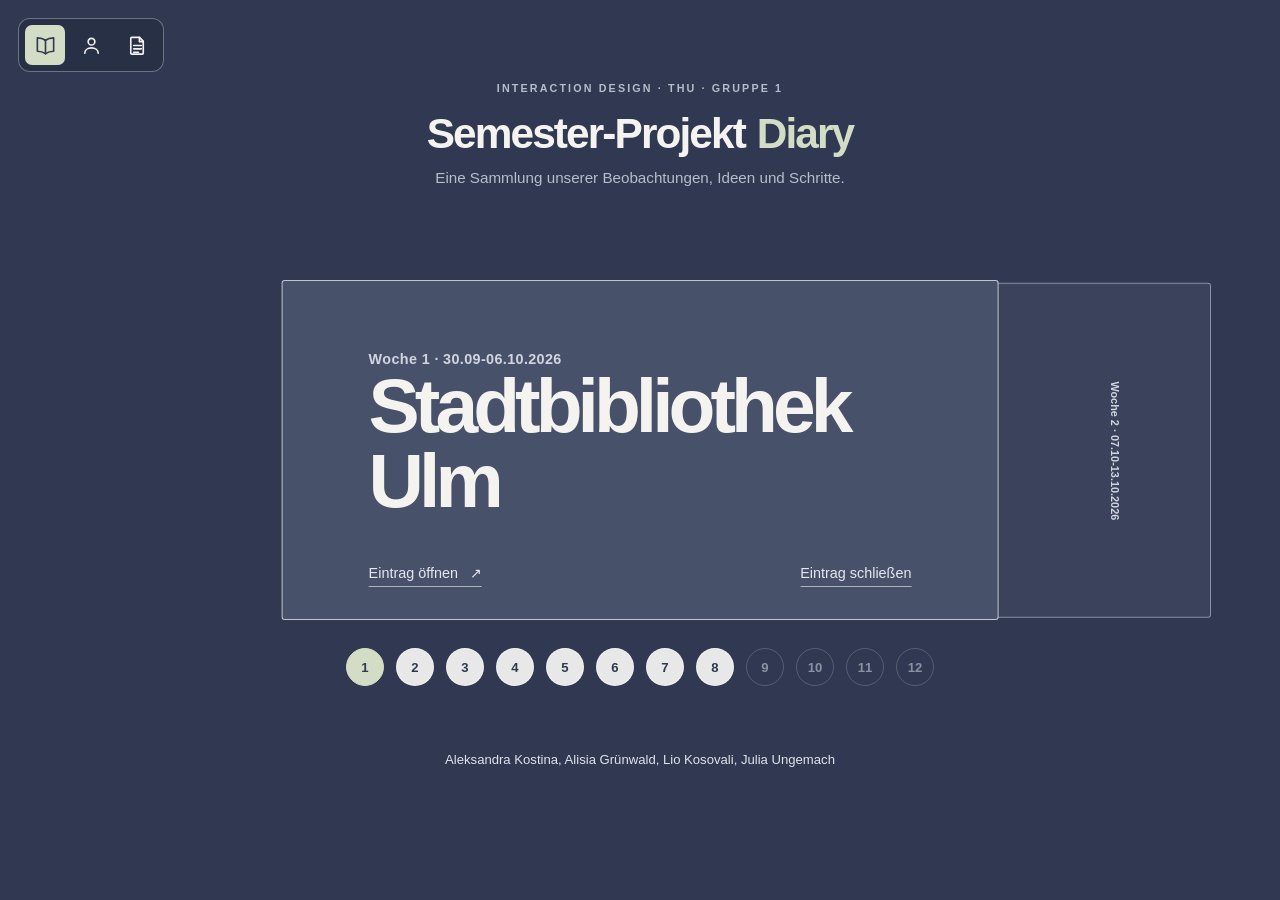
<file: index.html>
<!DOCTYPE html>
<html>
<head>
   <meta charset="UTF-8">
   <meta name="viewport" content="width=device-width, initial-scale=1">
   <meta name="theme-color" content="#303951">
   <title>Semester-Projekt Diary</title>
   <link rel="stylesheet" href="id-style.css">
</head>
<body>
<nav class="site-navigation" aria-label="Hauptnavigation">
    <a class="site-nav-link" href="index.html" aria-label="Diary – Startseite" title="Diary" aria-current="page">
        <svg viewBox="0 0 24 24" aria-hidden="true">
            <path d="M12 6.5C9.5 4.7 6.8 4 3.5 4v14c3.3 0 6 .7 8.5 2.5"></path>
            <path d="M12 6.5C14.5 4.7 17.2 4 20.5 4v14c-3.3 0-6 .7-8.5 2.5"></path>
            <path d="M12 6.5v14"></path>
        </svg>
    </a>
    <a class="site-nav-link" href="interviews.html" aria-label="Interviews" title="Interviews">
        <svg viewBox="0 0 24 24" aria-hidden="true">
            <circle cx="12" cy="8" r="3.5"></circle>
            <path d="M5 20c0-3.4 3.1-5.5 7-5.5s7 2.1 7 5.5"></path>
        </svg>
    </a>
    <a class="site-nav-link" href="ai-log.html" aria-label="AI-Log" title="AI-Log">
        <svg viewBox="0 0 24 24" aria-hidden="true">
            <path d="M6 3.5h8l4 4V20a1 1 0 0 1-1 1H6a1 1 0 0 1-1-1V4.5a1 1 0 0 1 1-1Z"></path>
            <path d="M14 3.5V8h4M8 12h8M8 15.5h8M8 19h5"></path>
        </svg>
    </a>
</nav>
<header class="page-header">
    <p class="page-kicker">INTERACTION DESIGN · THU · GRUPPE 1</p>
    <h1>Semester-Projekt <span>Diary</span></h1>
    <p class="page-intro">Eine Sammlung unserer Beobachtungen, Ideen und Schritte.</p>
</header>

<main class="diary-app">
    <section class="book-stage" aria-label="Wocheneinträge durchblättern">
        <button class="week-card side-card previous-card" id="previous-card" type="button" aria-label="Vorheriger Wocheneintrag">
            <span class="side-card-week"></span>
        </button>
        <div class="week-card main-card">
            <div class="card-heading">
                <span class="card-week" id="active-week"></span>
                <span class="card-title">Stadtbibliothek<br>Ulm</span>
            </div>
            <div class="card-controls">
                <button class="card-action" id="open-entry" type="button" aria-controls="entry-reader">
                    Eintrag öffnen <span aria-hidden="true">↗</span>
                </button>
                <button class="card-action close-entry-button" id="close-entry" type="button" aria-controls="entry-reader">
                    Eintrag schließen
                </button>
            </div>
        </div>
        <button class="week-card side-card next-card" id="next-card" type="button" aria-label="Nächster Wocheneintrag">
            <span class="side-card-week"></span>
        </button>
    </section>

    <nav class="week-navigation" aria-label="Wocheneinträge">
        <button class="round-button" type="button" data-week="0" aria-label="Woche 1">1</button>
        <button class="round-button" type="button" data-week="1" aria-label="Woche 2">2</button>
        <button class="round-button" type="button" data-week="2" aria-label="Woche 3">3</button>
        <button class="round-button" type="button" data-week="3" aria-label="Woche 4">4</button>
        <button class="round-button" type="button" data-week="4" aria-label="Woche 5">5</button>
        <button class="round-button" type="button" data-week="5" aria-label="Woche 6">6</button>
        <button class="round-button" type="button" data-week="6" aria-label="Woche 7">7</button>
        <button class="round-button" type="button" data-week="7" aria-label="Woche 8">8</button>
        <button class="round-button" type="button" data-week="8" aria-label="Woche 9, Eintrag folgt">9</button>
        <button class="round-button" type="button" data-week="9" aria-label="Woche 10, Eintrag folgt">10</button>
        <button class="round-button" type="button" data-week="10" aria-label="Woche 11, Eintrag folgt">11</button>
        <button class="round-button" type="button" data-week="11" aria-label="Woche 12, Eintrag folgt">12</button>
    </nav>

    <section class="entry-reader" id="entry-reader" aria-live="polite" hidden>
        <div class="reader-heading">
            <p class="page-kicker">SEMESTER-PROJEKT DIARY</p>
            <h2 id="reader-title"></h2>
        </div>
        <div class="reader-content" id="reader-content"></div>
    </section>
</main>

<!-- Diese Einträge werden von JavaScript in der Leseransicht angezeigt. -->
<div class="grid" hidden>
<div class="entry">
<p class="date">30.09-06.10.2026</p>

<p>Zunächst sammelten wir Vorschläge und kamen schließlich auf fünf Orte: Studenten-Café, Blautopf, Hohler Felsen, Stadtbibliothek Ulm und Botanischer Garten. Durch eine Abstimmung entschieden wir uns für die Stadtbibliothek als unseren Standort.</p>
<p class="title">Allgemeine Infos zu unserer Location</p>
   <ul>
      <li>Eine zentrale öffentliche Bildungseinrichtung der Stadt Ulm</li>
      <li>Sie wurde 1516 gegründet und ist eine der ältesten öffentlichen Bibliotheken Deutschlands</li>
      <li>Moderner, öffentlich zugänglicher Ort für Bildung, Kultur, Information und Begegnung</li>
      <li>Sie befindet sich zentral in der Vestgasse der Ulmer Innenstadt</li>
   </ul>
   
   <p>Beim Durchgehen der Skripte haben sich außerdem folgende Fragen für uns wichtig ergeben:</p>
<ul>
    <li>Wer hat dieses Problem, und was passiert dabei?</li>
    <li>Was können wir für dieses Problem entwickeln?</li>
    <li>Welche Elemente existieren in diesem System und wie stehen sie zueinander in Beziehung?</li>
    <li>Wie ist alles angeordnet?</li>
    <li>Wie sieht es eigentlich aus und wie fühlt es sich an?</li>
</ul>

<p>Anschließend begannen wir mit der Arbeit am Projektbriefing. Dabei kamen verschiedene Ideen auf:</p>

<p class="title">Dinge über die man lernen kann</p>
<ul>
    <li>Das Gebäude, bzw. die Architektur</li>
    <li>Informationssysteme</li>
    <li>Buchgestaltung</li>
    <li>Lernraum/Feeling</li>
    <li>Buchhistorie</li>
    <li>Veranstaltungen</li>
    <li>Erklärungen / Tips & Tricks / Tutorials (bswp. der 3D Drucker, die Nähmaschine, Ausleihbare Gegenstände wie: VR Brille, Kameras, etc.)</li>
</ul>


<p class="title">Unsere Zielgruppen:</p>
<ul>
    <li>Ältere Erwachsene im Ruhestand</li>
    <li>Studenten</li>
    <li>Schüler</li>
    <li>Familien, darunter Eltern und Kinder</li>
    <li>DIY Macher</li>
</ul> 

<p class="title">Was wollen wir entwickeln?</p>
<ul>
    <li>Ein Ort, um den Überblick über Bücher und deren Rückgabetermine zu behalten sowie weitere Notizen zu erfassen – etwa, wie die Person das Buch fand, ob sie es erneut ausleihen würde usw.</li>
    <li>Eine Möglichkeit, einzusehen, welche Geräte und Werkstätten zu bestimmten Zeiten verfügbar sind, sowie die Möglichkeit, Reservierungen oder Termine zu vereinbaren. (Hinweis: Möglicherweise ist eine Kontoerstellung oder eine Art Verifizierung erforderlich. = Problematisch!)</li>
    <li>Lernwebsite für DIY-Stationen (entweder spielbasiert oder informationsbasiert)</li>
</ul>

<p class="title">Welche allgemeinen Probleme sind uns bei der Stadtbibliothek Ulm aufgefallen?</p>
<ul>
    <li>Nicht über die Verfügbarkeit von Büchern, Spielen, Filmen usw. Bescheid wissen.</li>
    <li>Du kannst dich nicht daran erinnern, wann du deine Bücher zurückgeben musst, oder du hast den Beleg verloren.</li>
    <li>Schwierigkeiten bei der Nutzung der DIY-Stationen aufgrund mangelndes Wissens</li>
    <li>Nicht zu wissen, wann die DIY-Stationen verfügbar sind</li>
</ul>

Was gibt es bereits?
Die Stadtbibliothek verfügt bereits über eine Website, auf der man Veranstaltungen einsehen sowie die Verfügbarkeit von Büchern und deren Rückgabetermine überprüfen kann. Um den Katalog zu nutzen, benötigt man jedoch eine Internetverbindung und muss seine Zugangsdaten kennen.-

<p class="title">Es gibt 7 Stockwerke mit verschiedenen Bereichen und Themen:</p>
<p>5. Cafe Lesbar, Zeitungen und Zeitschriften
<br><br>
4. Verwaltung
<br><br>
3. Servicetheke, Musikbibliothek, Filme, Theater/Tanz/Film, Kunst, Philosophie, Religion, Pädagogik, Psychologie, Sozialpolitik, Soziologie, Sport/Spiel/Basteln
<br><br>
2. Medizin, Demenz, Naturwissenschaften, Biologie, Mathe, Technik, EDV, Erdkunnde, Reiseführer, Sprache, Politik, Geschichte, Ulm, Volkskunde, BWL, Wirtschaft, Recht, Haus-/Landwirtschaft: Handarbeit, Kochen, Garten
<br><br>
1. Kinderbibliothek, Romane, Hörbücher, Literaturwissenschaft
<br><br>
EG. Servicetheke, Bestseller, Neue Sachbücher, Bibliothek der Dinge, Brettspiele, Gaming, Jugendbibliothek, Makerspace
<br><br>
UG. Veranstaltungen & Workshops, Bücherflohmarkt, (Barrierefreies) WC, Babywickelraum</p>


<p class="title">Beobachtungen</p>

   
<p>Wir trafen uns während der Öffnungszeiten in der Stadtbibliothek, um zu beobachten, welche Personen das Gebäude betreten und zu welchen Zeiten:</p>
<p>Dienstag, 06.10.2026:
<br>10:07–10:30: Viele ältere Menschen, Universitätsstudenten, und Mütter mit deren Kindern.-
<br>10:30-13:00: Studenten, ältere Menschen ---
<br>Aktivitäten: Bücher zurückbringen, Videospiele spielen, Lernen oder Arbeiten.
<br>Hinweis: Die Anzahl der Personen ging nach dem morgendlichen Andrang zurück.</p> 

   
<p>Das Erdgeschoss ist ein Gemeinschaftsbereich mit Konferenztisch, zwei Konsolen, einem „Küchenbereich“ sowie einem Kreativbereich namens Makerspace mit frei nutzbaren Geräten für Näharbeiten, 3D-Druck usw.
<br>Im Kinderbereich des ersten Stockes gibt es kleinere Regale, bei denen das Holz rot statt grün gestrichen ist. Außerdem gibt es dort viele Dekorationen, wie zum Beispiel von der Decke hängende Papierfische und von den Kindern gebastelte Dinge.  --
</p>

<p class="title">Farben:</p>
<p>Die dominierenden Farben der Bibliothek sind Grün und Grau, ergänzt durch kräftige rote Akzente (Treppe, Tür, Sitzsäcke). Im Kinderbereich ist zudem Dunkelblau als stark präsente Farbe vertreten. --
</p>

<p>Wir sind auch die weiteren im Skript aufgeführten Fragen durchgegangen:</p>

<p class="title">Attention and the Wandering Mind</p>
<p>Wir beobachteten unser Verhalten, bevor wir zum Handy griffen. Uns fiel auf, dass wir oft auf etwas warteten – sei es auf den Bus, den Zug oder eine Person – und das Handy nutzten, um uns die Zeit zu vertreiben. Zudem bemerkten wir, dass wir auch mitten in Gesprächen – ob persönlich oder am Telefon – zum Handy griffen, um entweder auf die Uhr zu schauen oder eine Nachricht zu lesen (sei es von unserem Gesprächspartner oder von jemand anderem).</p>

<p class="title">Designing Around Attention</p> 
<p>Wir haben die Apps durchgesehen, die wir täglich nutzen, und jede Funktion ausprobiert, um festzustellen, wo Aufwand auf uns verlagert wurde. Dabei fiel uns auf, dass viele Apps so gestaltet sind, dass sie uns möglichst wenig Arbeit machen; daher war es gar nicht so einfach, ein passendes Beispiel zu finden. Schließlich entschieden wir uns für eine Funktion der Musik-App Tidal: Wenn man einen Song zur eigenen Playlist hinzufügen möchte, muss man die Playlist selbst auswählen. Beim ersten Song, den man in einer solchen „Sitzung“ hinzufügt, ist das logisch – doch auch bei allen weiteren Songs muss die Playlist jedes Mal erneut ausgewählt werden. Der Grund dafür könnte sein, dass man sich so die Mühe erspart, einen Song aus der falschen Playlist zu löschen und ihn anschließend der richtigen hinzuzufügen, falls man eigentlich eine andere Playlist wählen wollte.</p>

</div>

<div class="entry">
<p class="date">07.10-13.10.2026</p>

<p>Nach dem erhaltenen Feedback, dass wir die Aufgabe falsch verstanden haben, nahmen wir uns vor unser Thema nochmal zu bearbeiten.
Für unser Thema haben wir die Frage “Die Bibliothek nicht nur als Ort für wissen, sondern auch als ein Ort für Gemeinschaft?” genommen. Die Ausgangsidee ist es also, die Stadtbibliothek nicht nur als einen Ort zum Lernen, Lesen oder Ausleihen von Medien zu betrachten, sondern auch als einen sogenannten Third Space.
Wir möchten herausfinden, wie die Bibliothek Menschen unterschiedlicher Altersgruppen und Communities zusammenbringen kann und welche Möglichkeit sie bietet, Gemeinschaften zu fördern.. Dabei steht im Mittelpunkt die Vielfalt der Bibliothek sichtbar zu machen und sie als einen Ort zu verstehen, an dem man sich auch ohne einen konkreten Lern- oder Arbeitsauftrag gerne aufhält.
Um mehr rauszufinden sind wir am Freitag(09.10) um 17:00 nochmal in die Stadtbibliothek gegangen. Wir blieben dort für 1.5 Stunden.</p>
<p>Unsere Beobachtungen waren folgende:</p>
<ul>
    <li>Es gab bereits viele Menschen vor der Bibliothek, die trotz des schlechten Wetters auf dem Kinderspielplatz waren.</li>
    <li>Sehr viele Fahrräder wurden vor der Bibliothek abgestellt, was daraufhindeutet, dass viele dieses als präferiertes Transportmittel wahrnehmen.</li>
    <li>Schüler/Studenten waren entweder alleine oder in kleinen Gruppen, auf den höheren Etagen (besonders auf der 2. und 3. Etage) verteilt. Dort gab es fast keine freien Tische.</li>
    <li>Viele jüngere Kinder (4-7 Jahre) mit Eltern im ersten Stock</li>
    <li>Die Konsolen waren ebenfalls alle belegt, da viele Jugendliche den Ort nutzen.</li>
    <li>Gegen schluss sind eher ältere Personen zu sehen</li>
    <li>Der Makerspace war besetzt</li>
    <li>“Konferenztisch” war leer</li>
    <li> Es war viel lauter als am Morgen</li>
    <li>Viele nutzen die Bibliothekscomputer</li>
</ul>

<p>Nach der Beobachtung der Bibliothek haben wir ein Interview mit vorerst zwei Personen, die unserer Zielgruppe angehören, durchgeführt. Folgende Fragen wurden gestellt:</p>

<ul>
    <li>Wie oft besuchen sie normalerweise die Bibliothek?</li>
    <li>Wie oft bleiben sie dort?</li>
    <li>Gibt es etwas Besonderes an der Bibliothek, das sie interessiert oder worüber sie gern mehr erfahren würden?</li>
    <li>Haben sie interesse an den verschiedenen Sachen der Bibliothek?</li>
    <li>Wissen sie über die verschiedenen Angebote und Aktivitäten der Bibliothek bescheid? Wenn ja, wo haben sie davon erfahren?</li>
    <li>Was hält sie davon ab, in der Bibliothek verschiedene Bereiche bzw. Aktivitäten auszuprobieren?</li>
    <li>Könnten sie sich vorstellen die Bibliothek auch für andere Sachen zu nutzen? Warum oder Warum nicht?</li>
    <li>Gibt es noch etwas, das sie sich von der Bibliothek wünschen würden?</li>
</ul>
<p>Ein Interview mit einer der Mitarbeiter haben wir aus zeitlichen Gründen noch nicht durchführen können, werden wir uns aber noch vornehmen.</p>

   <p class="title">Fertigstellung der restlichen Aufgaben"</p>
   <p>Abstraction and Grouping</p>
<img src="myFolder/Abstraction and Grouping.png">
    <p>Contrast, Convention and Metaphor</p>
<img src="myFolder/Contrast, Convention and Metaphor.png">
    <p>How Memory Works</p>
<img src="myFolder/How Memory Works.png">
    <p>Mental Models and Learnability</p>
 <img src="myFolder/Mental Models and Learnability.png">
   <p>Prediction and Surprise</p>
 <img src="myFolder/Prediction and Surprise.png">
</div>

<div class="entry">
<p class="date">14.10-20.10.2026</p>

<p>Diese Woche sind wir am Samstag in die Bibliothek gegangen um weitere Beobachtungen zu sammeln.</p>
<p>Unsere Beobachtungen waren folgende:</p>
<ul>
    <li>95% von Sitzplätzen besetzt </li>
    <li>Keine Kinder</li>
    <li>Ältere Menschen fast nur im Cafe auf fünften Stock</li>
    <li>Sehr viele Studenten </li>
    <li>Sehr leise Atmosphäre</li>
    <li>Gegen schluss sind eher ältere Personen zu sehen</li>
    <li>Der Makerspace war besetzt</li>
    <li>“Konferenztisch” war leer, aber der kleinere Gruppentisch war voll besetzt</li>
    <li>Nur drei Personen an den Konsolen</li>
</ul>

<p>Wir haben mehr an unseren Interview Fragen gearbeitet und mit ein wenig research über andere Bibliotheken angefangen.
Auf Interview Anfrage mit einem Mitarbeiter der Bibliothek haben wir noch keine Antwort bekommen.</p>
</div>

   <div class="entry">
<p class="date">21.10-27.10.2026</p>

<p>Wir haben eine Zusage für ein Interview mit einer Mitarbeiterin der Bibliothek für den 04.11. bekommen. Um uns auf diesen Termin vorzubereiten, mussten wir erneut unsere Interviewfragen umformulieren bzw. umstrukturieren. Unser Grund dafür war, dass es sich nun nicht mehr um unsere eigentliche Zielgruppe handelt, sondern um eine Gesprächsperson, durch die wir einen näheren Blick in die Bibliothek bekommen. Unser Ziel ist es hierbei dem Interview kein Umfrage-Feeling zu geben, sondern es als eine tatsächlichen Unterhaltung aufzubauen.</p>
<p>Vorbereitend dazu, analysieren wir "professionelle" Interviews und lassen uns aus diesen inspirieren. 

<p>Zudem haben wir verschiedene Websiten und Apps anderer Bibliotheken miteinander verglichen und dabei herausgearbeitet, was die Websiten "besonders" bzw. lesbar oder ganz im Gegenteil weniger lesbar, macht.</p>
<p>Weitere Interviews der Zielgruppe sind bereits teilweise geführt und oder werden weitherhin geplant.</p>

<p>Außerderm fingen wir an an den Aufgaben des Skriptes "People and Situations" zu arbeiten. Diese wurden nicht ganz abgeschlossen und werden bis zum nächsten Termin fertiggestellt.</p>
<p class="title">Fertigstellung "People in Situations"</p>
<ul>
Context Map
      <p> Ausgangssituation: Studentin in Ulm. Sie besucht regelmäßig die Stadtbibliothek um zu lernen. Sie würde sich jedoch gerne an dem Makerspace beteiligen und Menschen mit denselben Interessen finden. Sie interessiert sich für das Nähen und würde gerne neue handwerkliche Fähigkeiten erlernen. Eine eigene Nähmaschine kann sie sich finanziell jedoch nicht leisten. </p>
   <li>Umgebung</li>
   <p> Lernplätze, Gaming-Bereich, Makerspace, Nähmaschine und Werkzeuge, Aufenthalsbereich </p>

      <li>Soziales Umfeld</li>
   <p> Freunde, Andere Studierende, Bestehende Communities, Bibliotheksmitarbeiter </p>

         <li>Bedürfnisse</li>
   <p> Nähen lernen, Neue Fähigkeiten entwickeln, Menschen mit Gemeinsame Interessen, Kostenloser Aufenthaltsort, Kreativ sein </p>

            <li>Hindernisse</li>
   <p> Hemmshwelle, Keine eigene Nähmaschine, Unsicherheit bei der Bedienung, Fehlende Kontaktmöglichkeit, Fehlende Erfahrung </p>

               <li>Verhalten</li>
   <p> Alleine lernen, Sucht möglicherweise Näh-Tutorials online, Informiert sich über kostenlose Angebote, Verschiebt den Wunsch, Nähen zu lernen </p>

                  <li>Emotionen</li>
   <p> Neugier auf Makerspace, Motivation etwas Neues zu lernen, Wunsch nach Unterstützung, Hoffnung Menschen mit denselben Interessen zu finden </p>
</ul>
      <img src="myFolder/Journey Map.png" height="400" widht="800">
   </div>

   
   <div class="entry">
<p class="date">28.10-03.11.2026</p>

<p>Jede Person hat ein bis zu zwei Interviews geführt, ausgeschrieben und ausgewertet. Ein letztes fehlt jedoch noch, aus dem Grund, dass der Termin mit der Mitarbeiterin erst an dem 04.11.26, das heißt Morgen zu Zeites des Unterrichtes stattfindet. Dieses wird demnächst zu unseren Ergebnissen hinzugefügt. </p>

<p>Folgend haben wir uns ebenfalls auf die restlichen aufgelisteten Aufgaben der Woche fokusiert. </p>
      
<p class="title">Defining Problems and Solutions:</p>
<ul>
    <li>From Could to Should</li>
<img src="myFolder/From could to should.png">
   
    <li>Problems as Capabilities</li>
<img src="myFolder/Problems as Capabilities.png">
    <li>Producing options: How might we</li>
<img src="myFolder/producing options-how might we.png">
    <li>Features in moments</li>
<img src="myFolder/Features in Moments.png">
    <li>Two Axes</li>
<img src="myFolder/two axes.png">
</ul>
<p class="title">Models, States and Errors:</p>
<img src="myFolder/Models, States and Errors.png">


<p class="title">Wanting and Motivation:</p>
<img src="myFolder/Wanting and Motivation.png">

   <p class="title">Reward, Belonging and Autonomy:</p>
<ul>
   <li>Ich lerne japanisch in meiner Freizeit. </li>
   <li>Ich lerne es regelmäßig seit 3 Semestern.</li>
   <li>Was mich motiviert es weiter zu lernen ist die Möglichkeit Medien in japanisch zu konsumieren und mit anderen Menschen zu kommunizieren</li>
</ul>
<p>Reward:
<br>Selbstverwirklichung: 
Das erwerben von einem neuen Skill, mehr über eine andere Kultur erfahren.
<br>Sozial: Möglichkeit in andere Länder zu reisen, mit anderen Menschen kommunizieren. 
<br>Eigenverantwortung/eigene Entscheidung: 
Wie viel Zeit ich mit den lernen und wiederholen verbringe ist meine eigene Verantwortung und ob ich weiter mache ist auch meine eigene Entscheidung.
</p>
</div>
<div class="entry">
    <p class="date">04.11-10.11.2026</p>
    <p class="title">Woche 6</p>
    <p>Um uns auf die Studienleistung vorzubereiten überarbeiteten wir nochmal das gesamte Diary, sowie unsere Präsentation.  </p>
   <p>Außerdem ist es uns gelungen, dass Interview mit der Bibliothekarin, beziehungsweise genauer beschrieben der Öffentlichkeitsarbeiterin der Stadtbibliothek Ulm aufzunehmen und auszuwerten.</p>
</div>
   <div class="entry">
    <p class="date">11.11-17.11.2026</p>
    <p class="title">Woche 7</p>
    <p>Wir überarbeiteten die Aufgaben ,,Objects with Data, actions and contexts". Dabei erweiterten wir zu unserer bereits existierenden Object map die einzelnen Bereiche: Data, Actions und Context.</p>
    <p>Es fiel uns ein wenig schwer zu verstehen, wie wir die Unteraufgabe "Contexts and how to move between them" zu bearbeiten haben. Wir haben alle Contexte rausgeschrieben, diese geordnet und diese in ihre Einzelteile zerlegt.</p>
    <p>Als Resultat entstand dadurch unsere Navigationmap.</p>
   </div>

   <div class="entry">
    <p class="date">18.11-24.11.2026</p>
    <p class="title">Woche 8</p>
    <p>Diese Woche haben wir uns hauptsächlich darauf fokussiert vertraute Personen zu befragen, was sie von unseren Ergebnissen letzter Woche halten. Wir führten also den "20-Minütigen-Test" aus den Aufgaben "From Objects to Interfaces" durch und beantworten folgende Fragen: </p>
       <li>What do you think is behind this word?</li>
       <li>Where would you go to do this particular task?</li>
       <li>What would you expect to happen if you tapped this?</li>
      <img src="myFolder/From Objects to Interfaces P1.png">
      <img src="myFolder/From Objects to Interfaces P2.png">
      <img src="myFolder/From Objects to Interfaces P3.png">
</div>
</div>

<script>
    const sourceEntries = document.querySelectorAll(".grid .entry");
    const previousCard = document.querySelector("#previous-card");
    const nextCard = document.querySelector("#next-card");
    const openEntry = document.querySelector("#open-entry");
    const closeEntry = document.querySelector("#close-entry");
    const activeWeekLabel = document.querySelector("#active-week");
    const reader = document.querySelector("#entry-reader");
    const readerTitle = document.querySelector("#reader-title");
    const readerContent = document.querySelector("#reader-content");
    const weekButtons = Array.from(document.querySelectorAll(".round-button"));
    let activeWeek = 0;

    // Buttons ohne passenden Tagebucheintrag bleiben deaktiviert.
    weekButtons.forEach((button) => {
        const weekIndex = Number(button.dataset.week);
        const hasEntry = weekIndex < sourceEntries.length;
        button.disabled = !hasEntry;

        if (hasEntry) {
            button.setAttribute("aria-label", `Woche ${weekIndex + 1}`);
            button.removeAttribute("title");
            button.classList.remove("is-upcoming");
        } else {
            button.disabled = true;
            button.title = "Eintrag folgt";
            button.classList.add("is-upcoming");
        }
    });

    function weekLabel(index) {
        const date = sourceEntries[index].querySelector(".date").textContent.trim();
        return `Woche ${index + 1} · ${date}`;
    }

    function updateCard(button, index) {
        const entryExists = index >= 0 && index < sourceEntries.length;
        button.hidden = !entryExists;
        button.disabled = !entryExists;

        if (entryExists) {
            button.querySelector(".side-card-week").textContent = weekLabel(index);
            button.setAttribute("aria-label", `${weekLabel(index)} anzeigen`);
        }
    }

    function showWeek(index) {
        // Die Karten und die Navigation verwenden Wochenzahlen ab 0.
        activeWeek = Math.max(0, Math.min(index, sourceEntries.length - 1));
        reader.hidden = true;
        readerContent.textContent = "";
        updateCard(previousCard, activeWeek - 1);
        updateCard(nextCard, activeWeek + 1);
        activeWeekLabel.textContent = weekLabel(activeWeek);

        weekButtons.forEach((button) => {
            const isActive = Number(button.dataset.week) === activeWeek;
            button.classList.toggle("is-active", isActive);
            button.setAttribute("aria-pressed", String(isActive));
        });

        if (!reader.hidden) {
            renderEntry();
        }
    }

    function renderEntry() {
        const entry = sourceEntries[activeWeek];
        readerTitle.textContent = weekLabel(activeWeek);
        // innerHTML erhält Formatierungen, Listen und Bilder aus dem Eintrag.
        readerContent.innerHTML = entry.innerHTML;
        reader.hidden = false;
        reader.scrollIntoView({ behavior: "smooth", block: "start" });
    }

    previousCard.addEventListener("click", () => showWeek(activeWeek - 1));
    nextCard.addEventListener("click", () => showWeek(activeWeek + 1));
    openEntry.addEventListener("click", renderEntry);
    closeEntry.addEventListener("click", () => {
        reader.hidden = true;
        readerContent.textContent = "";
    });

    weekButtons.forEach((button) => {
        button.addEventListener("click", () => showWeek(Number(button.dataset.week)));
    });

    showWeek(activeWeek);
</script>
<footer class="team-members">Aleksandra Kostina, Alisia Grünwald, Lio Kosovali, Julia Ungemach</footer>
</body>
</html>
</file>
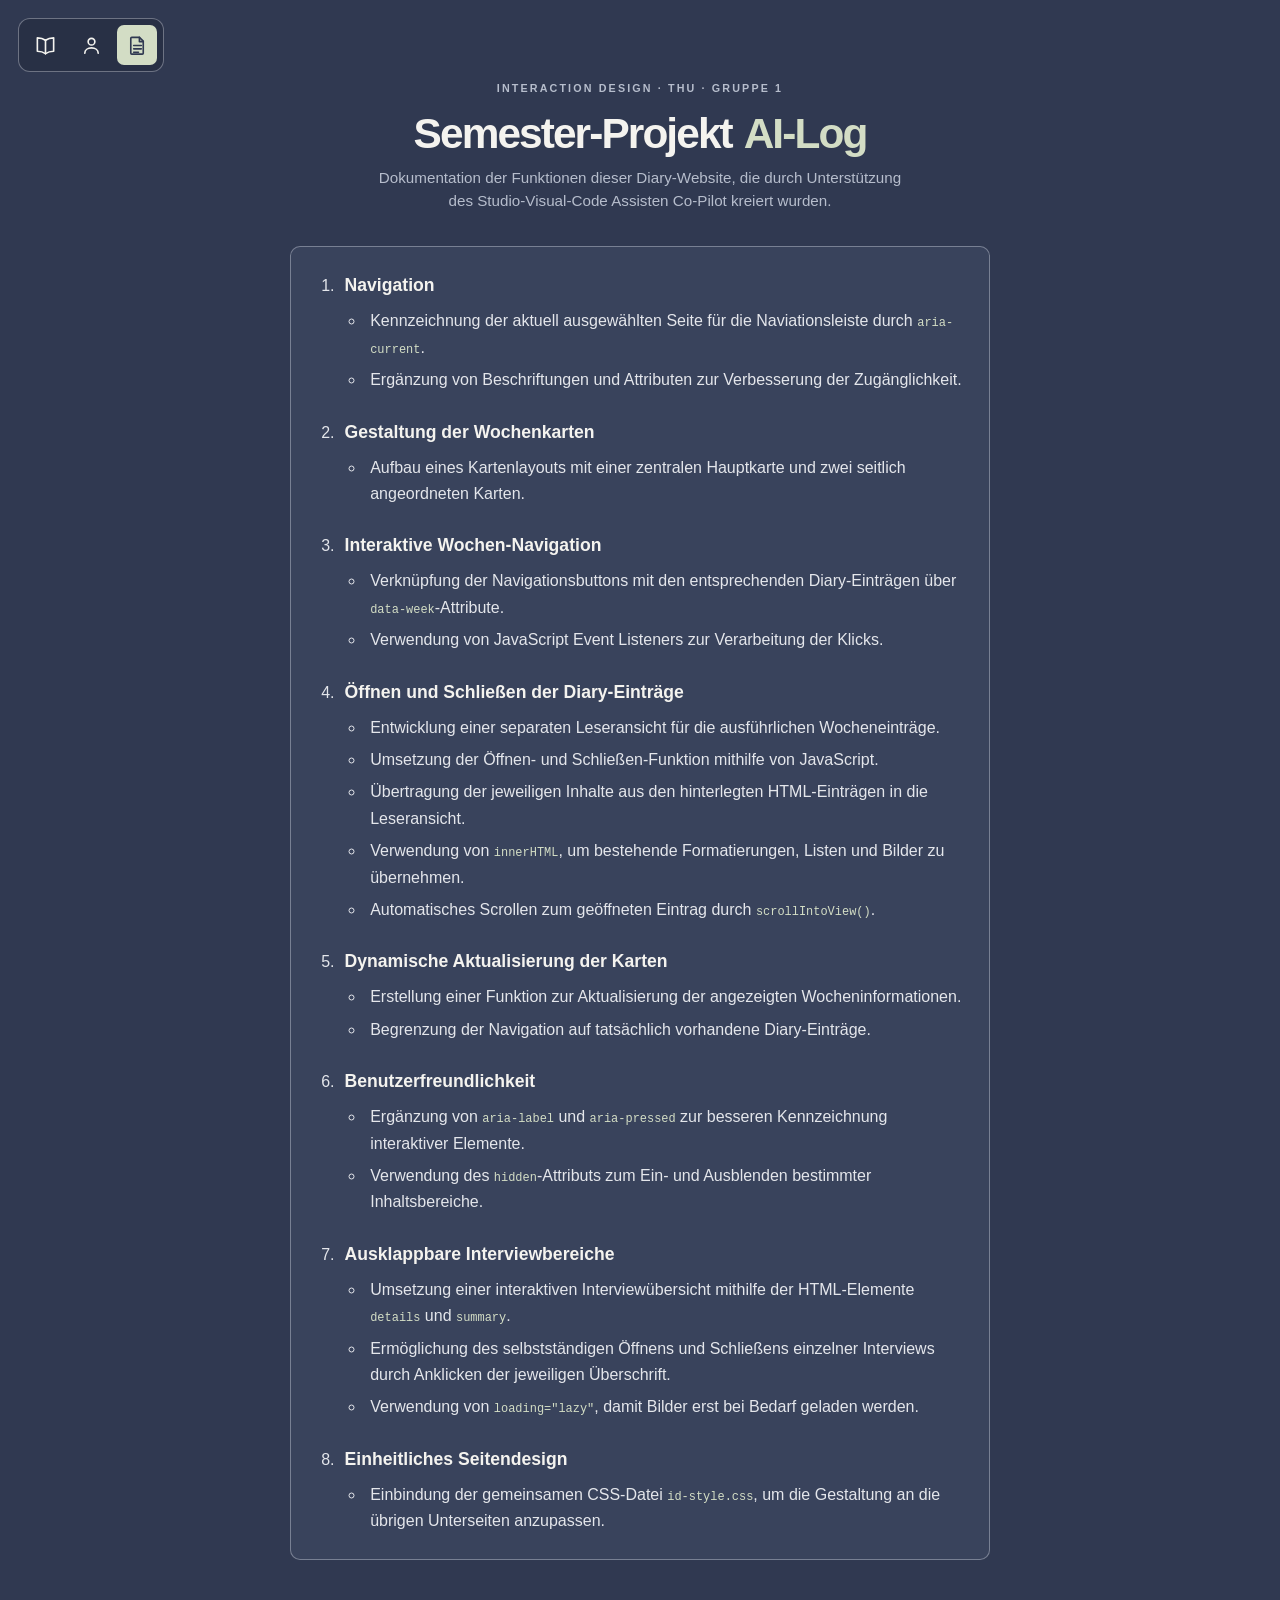
<file: ai-log.html>
<!DOCTYPE html>
<html lang="de">
<head>
    <meta charset="UTF-8">
    <meta name="viewport" content="width=device-width, initial-scale=1">
    <meta name="theme-color" content="#303951">
    <title>AI-Log · Semester-Projekt</title>
    <link rel="stylesheet" href="id-style.css">
    <link rel="stylesheet" href="ai-log-style.css">
</head>
<body>
<nav class="site-navigation" aria-label="Hauptnavigation">
    <a class="site-nav-link" href="index.html" aria-label="Diary – Startseite" title="Diary">
        <svg viewBox="0 0 24 24" aria-hidden="true">
            <path d="M12 6.5C9.5 4.7 6.8 4 3.5 4v14c3.3 0 6 .7 8.5 2.5"></path>
            <path d="M12 6.5C14.5 4.7 17.2 4 20.5 4v14c-3.3 0-6 .7-8.5 2.5"></path>
            <path d="M12 6.5v14"></path>
        </svg>
    </a>
    <a class="site-nav-link" href="interviews.html" aria-label="Interviews" title="Interviews">
        <svg viewBox="0 0 24 24" aria-hidden="true">
            <circle cx="12" cy="8" r="3.5"></circle>
            <path d="M5 20c0-3.4 3.1-5.5 7-5.5s7 2.1 7 5.5"></path>
        </svg>
    </a>
    <a class="site-nav-link" href="ai-log.html" aria-label="AI-Log" title="AI-Log" aria-current="page">
        <svg viewBox="0 0 24 24" aria-hidden="true">
            <path d="M6 3.5h8l4 4V20a1 1 0 0 1-1 1H6a1 1 0 0 1-1-1V4.5a1 1 0 0 1 1-1Z"></path>
            <path d="M14 3.5V8h4M8 12h8M8 15.5h8M8 19h5"></path>
        </svg>
    </a>
</nav>

<header class="page-header">
    <p class="page-kicker">INTERACTION DESIGN · THU · GRUPPE 1</p>
    <h1>Semester-Projekt <span>AI-Log</span></h1>
    <p class="page-intro">Dokumentation der Funktionen dieser Diary-Website, die durch Unterstützung des Studio-Visual-Code Assisten Co-Pilot kreiert wurden.</p>
</header>

<main class="ai-log-content">
    <ol>
        <li>
            <h2>Navigation</h2>
            <ul>
                <li>Kennzeichnung der aktuell ausgewählten Seite für die Naviationsleiste durch <code>aria-current</code>.</li>
                <li>Ergänzung von Beschriftungen und Attributen zur Verbesserung der Zugänglichkeit.</li>
            </ul>
        </li>
        <li>
            <h2>Gestaltung der Wochenkarten</h2>
            <ul>
                <li>Aufbau eines Kartenlayouts mit einer zentralen Hauptkarte und zwei seitlich angeordneten Karten.</li>
            </ul>
        </li>
        <li>
            <h2>Interaktive Wochen-Navigation</h2>
            <ul>
                <li>Verknüpfung der Navigationsbuttons mit den entsprechenden Diary-Einträgen über <code>data-week</code>-Attribute.</li>
                <li>Verwendung von JavaScript Event Listeners zur Verarbeitung der Klicks.</li>
            </ul>
        </li>
        <li>
            <h2>Öffnen und Schließen der Diary-Einträge</h2>
            <ul>
                <li>Entwicklung einer separaten Leseransicht für die ausführlichen Wocheneinträge.</li>
                <li>Umsetzung der Öffnen- und Schließen-Funktion mithilfe von JavaScript.</li>
                <li>Übertragung der jeweiligen Inhalte aus den hinterlegten HTML-Einträgen in die Leseransicht.</li>
                <li>Verwendung von <code>innerHTML</code>, um bestehende Formatierungen, Listen und Bilder zu übernehmen.</li>
                <li>Automatisches Scrollen zum geöffneten Eintrag durch <code>scrollIntoView()</code>.</li>
            </ul>
        </li>
        <li>
            <h2>Dynamische Aktualisierung der Karten</h2>
            <ul>
                <li>Erstellung einer Funktion zur Aktualisierung der angezeigten Wocheninformationen.</li>
                <li>Begrenzung der Navigation auf tatsächlich vorhandene Diary-Einträge.</li>
            </ul>
        </li>
        <li>
            <h2>Benutzerfreundlichkeit</h2>
            <ul>
                <li>Ergänzung von <code>aria-label</code> und <code>aria-pressed</code> zur besseren Kennzeichnung interaktiver Elemente.</li>
                <li>Verwendung des <code>hidden</code>-Attributs zum Ein- und Ausblenden bestimmter Inhaltsbereiche.</li>
            </ul>
        </li>
        <li>
            <h2>Ausklappbare Interviewbereiche</h2>
            <ul>
                <li>Umsetzung einer interaktiven Interviewübersicht mithilfe der HTML-Elemente <code>details</code> und <code>summary</code>.</li>
                <li>Ermöglichung des selbstständigen Öffnens und Schließens einzelner Interviews durch Anklicken der jeweiligen Überschrift.</li>
                <li>Verwendung von <code>loading="lazy"</code>, damit Bilder erst bei Bedarf geladen werden.</li>
            </ul>
        </li>
        <li>
            <h2>Einheitliches Seitendesign</h2>
            <ul>
                <li>Einbindung der gemeinsamen CSS-Datei <code>id-style.css</code>, um die Gestaltung an die übrigen Unterseiten anzupassen.</li>
            </ul>
        </li>
    </ol>
</file>
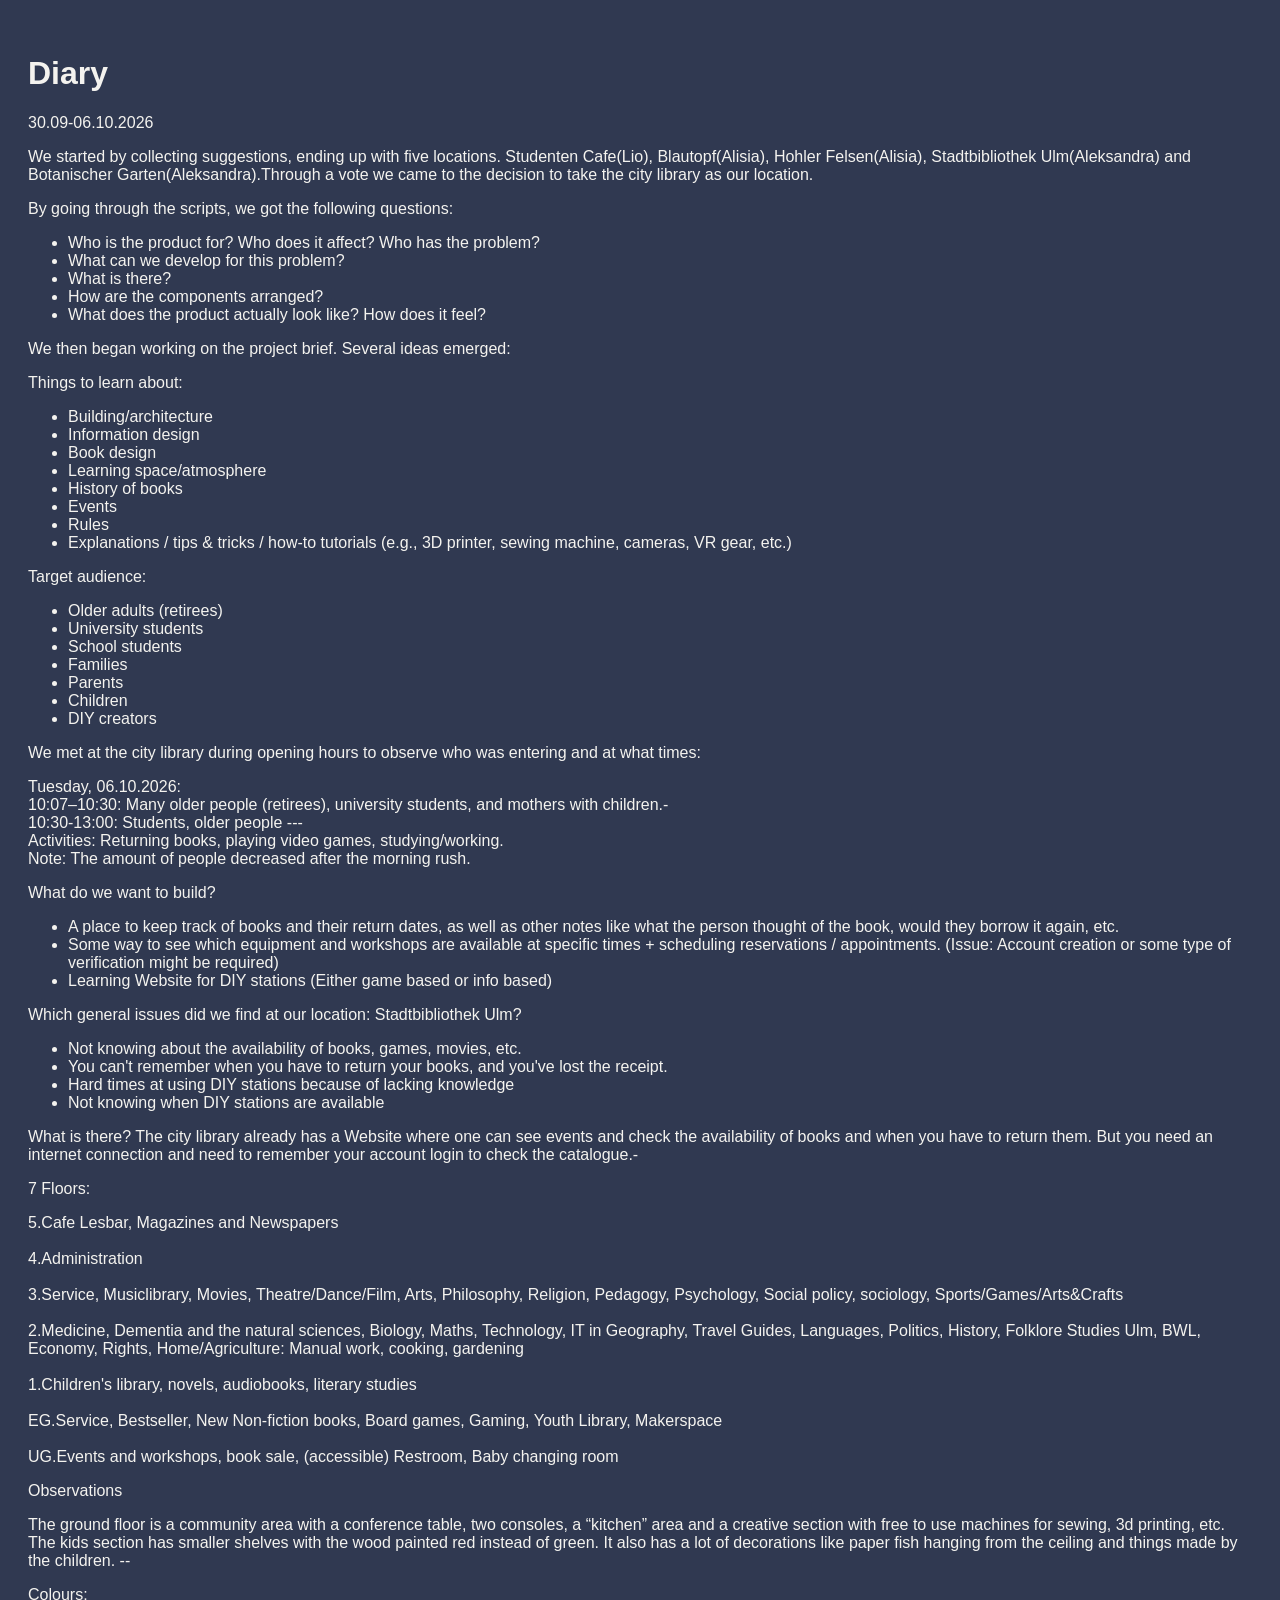
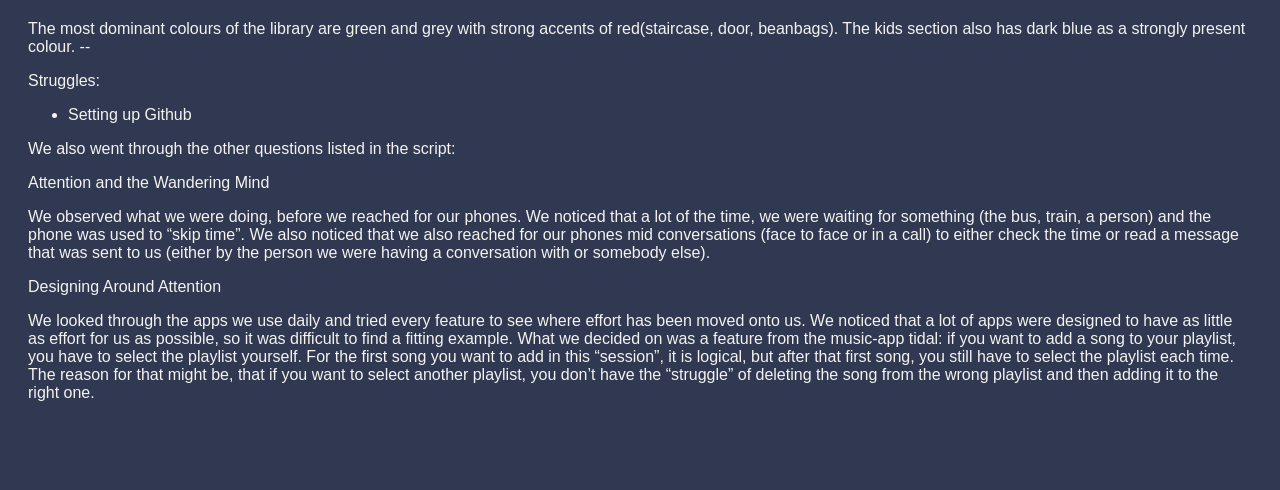
<file: id Diary.html>
<!DOCTYPE html>
<html>
<head>
   <link rel="stylesheet" href="id-style.css">
</head>
<body>
<h1>Diary</h1>
<div class="entry">
<p class="date">30.09-06.10.2026</p>

<p>We started by collecting suggestions, ending up with five locations. Studenten Cafe(Lio), Blautopf(Alisia), Hohler Felsen(Alisia), Stadtbibliothek Ulm(Aleksandra) and Botanischer Garten(Aleksandra).Through a vote we came to the decision to take the city library as our location.</p>
<p>By going through the scripts, we got the following questions:</p>
<ul>
    <li>Who is the product for? Who does it affect? Who has the problem?</li>
    <li>What can we develop for this problem?</li>
    <li>What is there?</li>
    <li>How are the components arranged?</li>
    <li>What does the product actually look like? How does it feel?</li>
</ul>

<p>We then began working on the project brief. Several ideas emerged:</p>

<p class="title">Things to learn about:</p>
<ul>
    <li>Building/architecture</li>
    <li>Information design</li>
    <li>Book design</li>
    <li>Learning space/atmosphere</li>
    <li>History of books</li>
    <li>Events</li>
    <li>Rules</li>
    <li>Explanations / tips & tricks / how-to tutorials (e.g., 3D printer, sewing machine, cameras, VR gear, etc.)</li>
</ul>


<p class="title">Target audience:</p>
<ul>
    <li>Older adults (retirees)</li>
    <li>University students</li>
    <li>School students</li>
    <li>Families</li>
    <li>Parents</li>
    <li>Children</li>
    <li>DIY creators</li>
</ul>

<p>We met at the city library during opening hours to observe who was entering and at what times:</p>
<p>Tuesday, 06.10.2026:
<br>10:07–10:30: Many older people (retirees), university students, and mothers with children.-
<br>10:30-13:00: Students, older people ---
<br>Activities: Returning books, playing video games, studying/working.
<br>Note: The amount of people decreased after the morning rush.</p>  


<p class="title">What do we want to build?</p>
<ul>
    <li>A place to keep track of books and their return dates, as well as other notes like what the person thought of the book, would they borrow it again, etc.</li>
    <li>Some way to see which equipment and workshops are available at specific times + scheduling reservations / appointments. (Issue: Account creation or some type of verification might be required)</li>
    <li>Learning Website for DIY stations (Either game based or info based)</li>
</ul>

<p class="title">Which general issues did we find at our location: Stadtbibliothek Ulm?</p>
<ul>
    <li>Not knowing about the availability of books, games, movies, etc.</li>
    <li>You can't remember when you have to return your books, and you've lost the receipt.</li>
    <li>Hard times at using DIY stations because of lacking knowledge</li>
    <li>Not knowing when DIY stations are available</li>
</ul>

What is there?
The city library already has a Website where one can see events and check the availability of books and when you have to return them. But you need an internet connection and need to remember your account login to check the catalogue.-

<p class="title">7 Floors:</p>
<p>5.Cafe Lesbar, Magazines and Newspapers
<br><br>
4.Administration
<br><br>
3.Service, Musiclibrary, Movies, Theatre/Dance/Film, Arts, Philosophy, Religion, Pedagogy, Psychology, Social policy, sociology, Sports/Games/Arts&Crafts
<br><br>
2.Medicine, Dementia and the natural sciences, Biology, Maths, Technology, IT in Geography, Travel Guides, Languages, Politics, History, Folklore Studies Ulm, BWL, Economy, Rights, Home/Agriculture: Manual work, cooking, gardening
<br><br>
1.Children's library, novels, audiobooks, literary studies
<br><br>
EG.Service, Bestseller, New Non-fiction books, Board games, Gaming, Youth Library, Makerspace
<br><br>
UG.Events and workshops, book sale, (accessible) Restroom, Baby changing room</p>


<p class="title">Observations</p>
<p>The ground floor is a community area with a conference table, two consoles, a “kitchen” area and a creative section with free to use machines for sewing, 3d printing, etc.
<br>The kids section has smaller shelves with the wood painted red instead of green. It also has a lot of decorations like paper fish hanging from the ceiling and things made by the children.  --
</p>

<p class="title">Colours:</p>
<p>The most dominant colours of the library are green and grey with strong accents of red(staircase, door, beanbags). The kids section also has dark blue as a strongly present colour. --
</p>

<p class="title">Struggles:</p>
<ul>
    <li>Setting up Github</li>
</ul>

<p>We also went through the other questions listed in the script:</p>

<p class="title">Attention and the Wandering Mind</p>
<p>We observed what we were doing, before we reached for our phones. We noticed that a lot of the time, we were waiting for something (the bus, train, a person) and the phone was used to “skip time”. We also noticed that we also reached for our phones mid conversations (face to face or in a call) to either check the time or read a message that was sent to us (either by the person we were having a conversation with or somebody else).</p>

<p class="title">Designing Around Attention</p> 
<p>We looked through the apps we use daily and tried every feature to see where effort has been moved onto us. We noticed that a lot of apps were designed to have as little as effort for us as possible, so it was difficult to find a fitting example. What we decided on was a feature from the music-app tidal: if you want to add a song to your playlist, you have to select the playlist yourself. For the first song you want to add in this “session”, it is logical, but after that first song, you still have to select the playlist each time. The reason for that might be, that if you want to select another playlist, you don’t have the “struggle” of deleting the song from the wrong playlist and then adding it to the right one.</p>

</div>
</body>
</html>
</file>
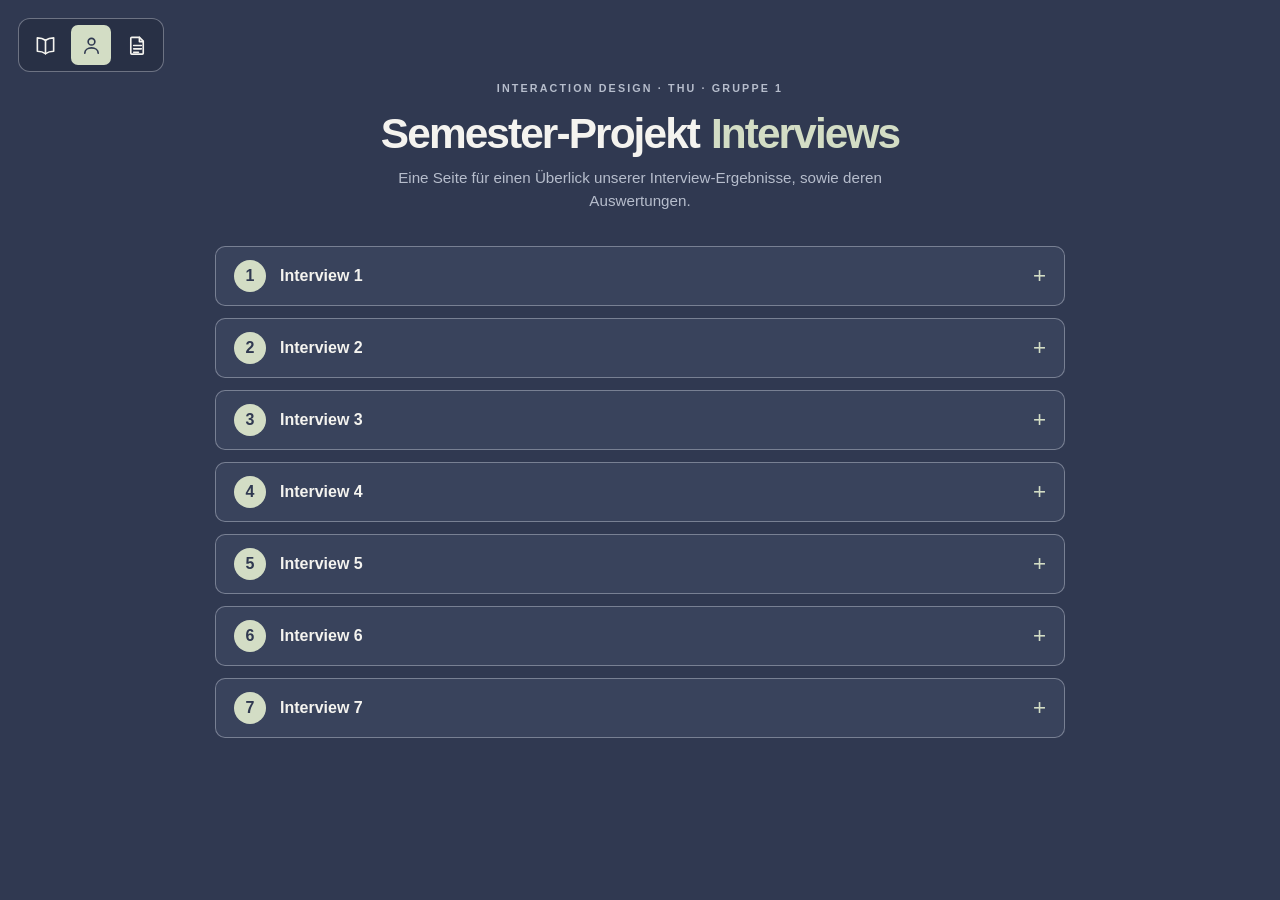
<file: interviews.html>
<!DOCTYPE html>
<html lang="de">
<head>
    <meta charset="UTF-8">
    <meta name="viewport" content="width=device-width, initial-scale=1">
    <meta name="theme-color" content="#303951">
    <title>Interviews · Semester-Projekt</title>
    <link rel="stylesheet" href="id-style.css">
    <link rel="stylesheet" href="interviews-style.css">
</head>
<body>
<nav class="site-navigation" aria-label="Hauptnavigation">
    <a class="site-nav-link" href="index.html" aria-label="Diary – Startseite" title="Diary">
        <svg viewBox="0 0 24 24" aria-hidden="true">
            <path d="M12 6.5C9.5 4.7 6.8 4 3.5 4v14c3.3 0 6 .7 8.5 2.5"></path>
            <path d="M12 6.5C14.5 4.7 17.2 4 20.5 4v14c-3.3 0-6 .7-8.5 2.5"></path>
            <path d="M12 6.5v14"></path>
        </svg>
    </a>
    <a class="site-nav-link" href="interviews.html" aria-label="Interviews" title="Interviews" aria-current="page">
        <svg viewBox="0 0 24 24" aria-hidden="true">
            <circle cx="12" cy="8" r="3.5"></circle>
            <path d="M5 20c0-3.4 3.1-5.5 7-5.5s7 2.1 7 5.5"></path>
        </svg>
    </a>
    <a class="site-nav-link" href="ai-log.html" aria-label="AI-Log" title="AI-Log">
        <svg viewBox="0 0 24 24" aria-hidden="true">
            <path d="M6 3.5h8l4 4V20a1 1 0 0 1-1 1H6a1 1 0 0 1-1-1V4.5a1 1 0 0 1 1-1Z"></path>
            <path d="M14 3.5V8h4M8 12h8M8 15.5h8M8 19h5"></path>
        </svg>
    </a>
</nav>

<header class="page-header">
    <p class="page-kicker">INTERACTION DESIGN · THU · GRUPPE 1</p>
    <h1>Semester-Projekt <span>Interviews</span></h1>
    <p class="page-intro">Eine Seite für einen Überlick unserer Interview-Ergebnisse, sowie deren Auswertungen.</p>
</header>

<main class="interviews-page">
    <section class="interview-list" aria-label="Interview-Skripte">
        <details class="interview-item">
            <summary><span class="interview-number">1</span><span>Interview 1</span></summary>
            <div class="interview-content">
                <h2>Christopher, männlich, 21 Jahre Alt, Auszubildender</h2>
                <p>J.: ,,Danke, dass du dir kurz die Zeit nehmen und mit mir dieses Interview durchführen. In diesem Interview werd ich dir ein paar Fragen zu deinem Aufenthalt in der Stadtbibliothek Ulm stellen. Kannst du dich vielleicht kurz vorstellen und mir erzählen was du so gerade machst? also womit du dich im alltag beschäftigst? wo du herkommst oder ob du irgendwelche speziellen interessen hast?”<br><br>
                    C.: ,,Ich heiße Christopher. Ich bin 21 Jahre alt und gerade noch ein wenig auf Jobsuche. Letztes jahr war ich noch am studieren, aber ich habe gemerkt, dass das eher weniger was für mich war und ich mich lieber auf andere Dinge konzentrieren will. Deshalb werd ich demnächst eine Ausbildung anfangen.Was meinen Wohnort betrifft, ist es gerad so, dass ich in Ulm geboren wurde, die meiste Zeit in Neu-Ulm gelebt habe, und jetzt in Kassel, also relativ weit weg wohne. Ich komme trotzdem immer alle paar Wochen nach Ulm um Freunde zu besuchen.”<br><br>
                    J.: ,,Oh hört sich kompliziert an. Wie oft bist du oder warst du in der gesamten zeit die du in Ulm bzw. Neu-Ulm so verbringst so in der Regel in der Stadtbibliothek Ulm?”<br><br>
                    C.: ,,Ich würde jetzt mal mit selten antworten? Also bedingt von der Schule aus ein paar male, wenn man damals bestimmte Literaturquellen in Form von Büchern angeben musste. War sehr hilfreich die Bibliothek in der nähe zu haben. Es war sehr nützlich die Bücher einfach schnell und ohne Probleme ausleihen zu können. Aber das liegt auch eher dran, dass meine Freunde Dinge ausleihen, da die so eine von diesen Mitgliedskarten haben. Ich glaub ich müsste ja dafür zahlen, heißt bei den paar malen, die ich hier war lohnt sich das meiner meinung nach eher weniger. Sonst einfach allgemein hier mal Zeit verbracht als sich die ein oder andere Freundesgruppe zum arbeiten oder lernen treffen wollte.”<br><br>
                    J.: ,,Das heißt du bist normallerweise nur mit anderen Freunden hier?”<br><br>
                    C.: ,,Ja schon eher, Ich warte gerad noch auf Personen. Die haben den Bus verpasst und brauchen wahrscheinlich noch in etwa nh bisschen bis sie hier sind.”<br><br>
                    J.: ,,Ach mies, deshalb aber auch die freie zeit hier.”<br><br>
                    C.: ,,Ja, ich war schon am überlegen ob ich ins Gebäude gehe und noch bisschen die Zeit vertreibe, aber passt schon.”<br><br>
                    J.: ,,Darf man fragen wieso du nicht einfach rein gehst? Der Eintritt ist kostenlos und wärmer ist es drinnen auch”<br><br>
                    C.: ,,Wüsste nicht was ich drinnen machen soll.”<br><br>
                    J.: ,Dann vermute ich, du bist nicht zu sehr über die ganzen Angebote und Aktivitäten der Bibliothek informiert, oder? Darf man allgemein fragen wie gut du dich mit der Stadtbibliothek auskennst?”<br><br>
                    C.: ,,Im Vergleich zu den ganzen Menschen, die hier wohnen wahrscheinlich sehr wenig. Ich war öfters mal drinnen und mir ist bewusst, wie es drinnen aussieht und dass es in verschiedene Stockwerke aufgeteilt ist mit so unterschiedlichen Bereiche und Themen.”<br><br>
                    J.: ,,Und von den Aktivitäten?”<br><br>
                    C.: ,,Naja, Ich weiß man kann Bücher und so paar andere spaßige Gegenstände ausleihen. Haben wir damals einmal gemacht, aber daran bin ich eigentlich gerade nicht zu sehr interessiert und ich besitze auch kein Bibliothekskonto, also könnt ich wenn dann eh nur vor ort lesen oder ein Spiel ausprobieren. Nur drinnen ist es eh voll, heißt draußen warten, passt schon.”<br><br>
                    J.: ,,Ok, dann direkt zur nächsten frage: Erinnerst du dich noch daran wann du zuletzt dort warst und was der Grund für deinen Besuch war?”<br><br>
                    C.: ,,Boah, schwierige Frage, dürfte im Frühjahr gewesen sein. Hatte zu der Zeit ein Projekt von meiner Hochschule und wollte daran zusammen mit Freunden arbeiten.”<br><br>
                    J.: ,,Kannst du mir bisschen genauer erzählen was du dort so gemacht hast? also vom Ankommen bis zum Verlassen? Kann auch sehr ungenau sein, falls du dich nich mehr so genau erinnerst”<br><br>
                    C.: ,,Zu der Zeit wars auf jeden fall ziemlich voll, hat also bisschen gedauert bis wir damals nen platz gefunden haben. Wir haben ein paar Bücher verwendet und das gratis WLAN genutzt.”<br><br>
                    J.: ,,Wie habt ihr herausgefunden wo ihr hinmüsst?<br><br>
                    C.: ,,Die Computer die in jeder Etage aufgestellt sind geben Bescheid wo sich die Bücher befinden.”<br><br>
                    J.: ,,Gabs dabei irgendwelche Probleme?”<br><br>
                    C.: ,,Besimmt wars irgendwie bisschen schwer die zu finden, aber sonst kann ich mich leider nicht mehr genau dran erinnert.”<br><br>
                    J.: ,,Das ist ok, war ja schon nh weile her, dann darauf noch als Frage: Wolltest du bei dem Besuch etwas bestimmtes erreichen?”<br><br>
                    C.: ,,An sich einfach das Projekt fertigstellen. In Person wars produktiver dran zu arbeiten als Online. Ist meistens der fall, nur das wir sonst so Kaffees oder bei jemandem Zuhause als Option wählen.<br><br>
                    J.: ,,Wusstest du bzw deine Freunde denn auch, dass es hier im Gebäude ebenfalls ein Kaffee gibt?”<br><br>
                    C.: ,,Schonmal davon gehört, aber es nie ausprobiert. Im obersten Stock, gel?”<br><br>
                    J.: ,,Ja, befindet sich ganz oben. Gab es sonst noch irgendetwas, das dich bei dem Besuch überrascht hat?”<br><br>
                    C.: ,,Nur, dass wirklich so viel los war, dachte eigentlich dass die Bibliothek eher weniger besucht wird.”

<br><br>
                    J.: ,,Spielen die anderen Menschen für ihren Aufenthalt dort eine große Rolle?”<br><br>
                    C.: ,,Es ist halt schon angenehmer, wenn ein bisschen weniger los ist und es ruhiger ist, trotz dem Fakt, dass es sich um eine Bibliothek handelt.”<br><br>
                    J.: ,,Hast du dort schon einmal mit jemandem gesprochen, den du davor nicht kanntest? Falls ja, wie ist das dazu gekommen?”<br><br>
                    C.: ,,Ich glaube so richtig gesprochen eher nicht. Nur bei Fragen mal bei der Rezeption nachgefragt. Die waren sehr nett.”<br><br>
                    J.: ,,Das heißt, sie haben aber selber noch nie mit so anderen Besuchern geredet.Haben sie schon einmal erlebt, dass Besucher sich gegenseitig geholfen oder Wissen miteinander geteilt haben? Können sie davon erzählen?”<br><br>
                    C.: Bestimmt mal über diesselben Interessen ausgetauscht, wenn es Personen gibt, die so die gleichen Bücher mögen? An sich bin ich aber auch eher am raten, glaube die meisten Personen nutzen den Ort zum arbeiten und weniger um Wissen miteinander zuteilen.”<br><br>
                    J.: Oh ok, Danke. Dann zur nächsten Frage. Was gefällt dir an der Stadtbibliothek Ulm besonders? Gibt es unterschiede zu der Bibliothek in Kassel?<br><br>
                    C.: ,,Die Glaspyramide fällt einem schon sehr ins Auge. Ich glaube die Architektur bleibt an sich jedem im Gedächtnis, egal ob man weiß ob es sich um eine Bibliothek handelt oder eben nicht. In der Bibliothek in Kassel war ich leider noch nie, also keine Ahnung.”

<br><br>
                    J.: Ok, danke für das Beantworten der Fragen und deiner Zeit. Das genügt bereits!</p>
                <img src="myFolder/Interview-Christopher-Auswertung.png" alt="Auswertung des Interviews mit Christopher" loading="lazy">
            </div>
        </details>

        <details class="interview-item">
            <summary><span class="interview-number">2</span><span>Interview 2</span></summary>
            <div class="interview-content">
                <h2>Noah, männlich, 20 Jahre Alt, Maschinenbau-Student</h2>
                <p>J.: ,,Danke, dass sie sich kurz die Zeit nehmen und mit mir dieses Interview durchführen. Ich würde sie ein paar Fragen zu ihrem Aufenthalt und so einzelnen kleinen Erfahrungen aus der Stadtbibliothek Ulm stellen.  Könntest du dich kurz vorstellen, vielleicht kurz erzählen, was du gerade machst und womit du dich so im Alltag beschäftigst?<br><br>
                    N.: ,,Mein Name ist Noah, Ich mache gerade im Moment ein duales Studium im Maschinenbau”<br><br>
                    J.: ,,Wie gut kennst du die Stadtbibliothek Ulm?”<br><br>
                    N.: ,,Ich kenne die Stadtbibliothek sehr gut und gehe eigentlich recht regelmäßig hierher.”<br><br>
                    J.: ,,Wann warst du das letzte mal in der Stadtbibliothek Ulm und was war der Grund für deinen Besuch?”<br><br>
                    N.: ,,August - Romane ausleihen”<br><br>
                    J.: ,,Bei deinem letzten Besuch in der Bibliothek, erinnerst du dich noch was du vom Ankommen bis zum Verlassen gemacht hast?”<br><br>
                    N.: ,,Rein gelaufen, 1. Stock Erwachsenen Fantasy Romane - Buchrücken gelesen - Entscheidung getroffen”<br><br>
                    J.: ,,Was wollten sie bei diesem Besuch erreichen?”<br><br>
                    N.: ,,Lesestoff finden”<br><br>
                    J.: Wie hast du herausgefunden, wo du hinmüsst oder was du machen musst?<br><br>
                    N.: ,,Vor Ewigkeit an den Rechnern nachgesehen und dann weiß man das halt”<br><br>
                    J.: ,,Gab es einen Moment, in dem sie nicht genau wussten, wie etwas funktioniert oder wo sie etwas finden?<br><br>
                    N.: ,,Nope, aber bin halt schon ewig "Kunde" der Stadtbibliothek<br><br>
                    J.: Ist etwas anders gelaufen, wie du es erwartest hast?<br><br>
                    N.: ,,War genauso wie erwartet<br><br>
                    J.: ,,Welche Bereiche der Bibliothek besuchst du normalerweise?”<br><br>
                    N.: ,,Englischsprachige Jugendromane und Erwachsenen Fantasy und Maschinenbau Fachbücher”<br><br>
                    J.: ,,Gibt es etwas, das du gerne ausprobieren würdest, bisher aber noch nicht ausprobiert hast?”<br><br>
                    N.: ,,Es gibt nichts was ich gerne ausprobieren möchte”<br><br>
                    J.: ,,Wie entscheiden sie, wo sie sich in der Bibliothek aufhalten und wie lange sie bleiben?”<br><br>
                    N.: ,,Meine eigene Stimmung und ob ich schnell oder langsam ein Buch finde”<br><br>
                    J.: ,,Besuchst du die Bibliothek normalerweise alleine oder mit anderen?”<br><br>
                    N.: ,,Meistens alleine<br><br>
                    J.: ,,Welche Rolle spielen andere Menschen für ihren Aufenthalt dort?<br><br>
                    N.: ,,Eine nebensächliche Rolle, man muss ja nicht mit den Menschen interagieren...<br><br>
                    J.: ,,Welche Angebote oder Bereihe bringen ihrer Meinung nach Menschen zusammen?<br><br>
                    N.: ,,Maker Space bringt Leute zusammen”<br><br>
                    J.: ,,Haben sie schonmal erlebt, dass Besucher sich gegenseitig geholfen oder Wissen miteinander geteilt haben? <br><br>
                    N.: ,,Wenn man was sucht und es nicht findet und jemand da steht der so aussieht wie wenn er nen Plan hätte dann fragt man den halt...”<br><br>
                    J.: ,,Was gefällt ihnen an der Stadtbibliothek besonders?<br><br>
                    N.: ,,Offene warme Atmosphäre durch Glas Baustil, gutes Katalogsystem mit dem man schnell Bücher die man sucht findet, das neue Bücher hervorgehoben hingestellt werden<br><br>
                    J.: ,,Was kan die Stadtbibliothek ihrer Meinung nach besser als andere Orte, an denen man lernen, arbeiten oder Zeit verbringen kann?<br><br>
                    N.: ,,Da die Stadtbücherei ein relativer Stiller Ort ist und Tische bietet und sogar Räume für Gruppen für Gruppenarbeit kann man sich hier gut konzentrieren und dementsprechend gut lernen”<br><br>
                    J.: ,,Was kann die Stadtbibliothek ihrer Meinung nach besser als andere Orte, an denen man lernen, arbeiten oder Zeit verbringen kann?”<br><br>
                    N.: ,,Falls etwas unklar ist, im Zweifel die Biblitohekar*innen fragen, die können das rausfinden und sind super nett!”<br><br>
                    J.: ,,Das wärs dann auch schon. Danke fürs mitmachen!”</p>
                <img src="myFolder/Interview-Noah-Auswertung.png" alt="Auswertung des Interviews mit Noah" loading="lazy">
            </div>
        </details>

        <details class="interview-item">
            <summary><span class="interview-number">3</span><span>Interview 3</span></summary>
            <div class="interview-content">
                <h2>Anastasia , weiblich, 22 Jahre Alt, Master-Psychologie Studentin</h2>
                <p>  <p><strong>L:</strong> Hey, erstmal danke, dass du dir Zeit für uns nehmen konntest. Wir würden erstmal gerne wissen, mit wem wir es zu tun haben. Könntest du dich vielleicht vorstellen und erzählen, wer du bist, was du machst und woher du kommst?</p>
                <p><strong>A:</strong> Ja! Ich bin Anastasia, studiere Psychologie und befinde mich momentan im ersten Semester meines Masterstudiums in Klinischer Psychologie und Psychotherapie an der HMU in München. Ich bin schon oft umgezogen, neulich erst aus Erfurt zurück nach Ulm, und wohne momentan mit meinem Freund in Nersingen.</p>
                <p><strong>L:</strong> Da du ja studierst, wollte ich dich fragen, wie viel Zeit du in der Bibliothek verbringst und warum.</p>
                <p><strong>A:</strong> Uuh, gar nicht so viel. Da ich pendle, habe ich einfach keine Zeit, dort noch zu sitzen, sonst komme ich nie mehr heim. Hätte ich mehr Zeit, würde ich vielleicht hingehen, überwiegend wegen Büchern, auf die ich an der Uni nicht zugreifen kann.</p>
                <p><strong>L:</strong> Verstehe, da bleibt einem wirklich nicht viel Zeit. Und als du in Erfurt gewohnt hast, konntest du da besser in die Bibliothek gehen?</p>
                <p><strong>A:</strong> Auf jeden Fall. Da musste ich ja auch nicht zwei Stunden bis zur Uni pendeln. In 20 Minuten war ich da. Es bietet sich auch an, wenn man als SHK eingeteilt ist, sich kurz in ein Buch zu vertiefen und fürs Lesen oder Lernen bezahlt zu werden.</p>
                <p><strong>L:</strong> Also hast du auch teilweise in einer Bibliothek gearbeitet? Was war so dein Aufgabenbereich?</p>
                <p><strong>A:</strong> Am Anfang habe ich viel Bücher eingearbeitet und ein System erstellt. Später habe ich gefühlt nur noch Bücher an Studierende ausgeliehen. Gegen Ende wurde ich dann in den Studierendenservice versetzt, wo ich Telefondienst machen musste.</p>
                <p><strong>L:</strong> Musstest du den Studierenden dann auch bei der Orientierung in der Bibliothek helfen? Falls ja, was ist dir aufgefallen, was Besuchern besonders schwerfällt? Konntest du beobachten, welche Medien – also Bücher, CDs und so weiter – am meisten ausgeliehen wurden?</p>
                <p><strong>A:</strong> Ja, auf jeden Fall! Generell haben sie meistens Bücher ausgeliehen, weil wir nur Bücher hatten. Ah, und Tests, aber die durfte ich nicht ausgeben. Besonders schwer fiel es ihnen, wenn sie hereinkamen und Bücher nicht fanden. Zum Beispiel gab es einige Bücher zur Biologie, die aber nicht bei den Biologiebüchern standen. Die musste ich dann selbst suchen. Auch Leute, die zum ersten Mal etwas ausgeliehen haben, fanden die Buchnummer oft nicht.</p>
                <p><strong>L:</strong> Alles klar, ich würde dir nun ein paar Fragen zur Stadtbibliothek Ulm stellen. Wie gut kennst du die Stadtbibliothek Ulm?</p>
                <p><strong>A:</strong> Dadurch, dass ich immer hin- und hergependelt bin, konnte ich mich leider noch nicht wirklich mit der Bibliothek hier in Ulm beschäftigen. Ich war nur flüchtig dort, um mir mal ein Buch für die Schule auszuleihen, aber wirklich Zeit in der Bibliothek konnte ich noch nicht verbringen.</p>
                <p><strong>L:</strong> Hat dich etwas überrascht, als du das letzte Mal wieder in der Bibliothek warst? Und wenn ja, was?</p>
                <p><strong>A:</strong> Auf jeden Fall. Bevor ich weggezogen bin, war ich das letzte Mal wegen der Schule dort. Als ich jetzt letztens da war, hat mich schon überrascht, was sich alles verändert hat. Der ganze Bereich unten, in dem man sich mit anderen treffen kann, hat mich gewundert. Für mich war die Bibliothek immer ein stiller Ort, an dem einen die Bibliothekarin „Pssst“ machte, wenn man zu laut flüsterte. Jetzt ist das halt anders.</p>
                <p><strong>L:</strong> Ja, ich weiß noch, wie ich damals gebeten wurde, leiser mit den anderen zu reden, auch mit so einem „Pssst“. Aber wie findest du die Veränderung? Geht für dich damit der „stille Ort“ verloren, oder wie siehst du das?</p>
                <p><strong>A:</strong> Ich finde das cool, wirklich. Die Bibliothek kann dadurch zu einem Aufenthaltsort werden. Es ist auch cool, die Bibliothek anders wahrzunehmen – also, dass man nicht mehr nur zum Büffeln hingeht. Und ich finde auch nicht, dass der stille Ort verloren geht, da die Lernbereiche oben ja immer noch ruhig sind.</p>
                <p><strong>L:</strong> Gibt es etwas, das du gerne ausprobieren würdest, bisher aber noch nicht ausprobiert hast?</p>
                <p><strong>A:</strong> Ich würde vielleicht gerne mal einen der Workshops besuchen. Ich mache gerne Dinge selbst, egal ob Backen, Kochen oder sonst irgendwas, und diese Workshops sehen interessant aus.</p>
                <p><strong>L:</strong> Besuchst du die Bibliothek normalerweise alleine oder mit anderen?</p>
                <p><strong>A:</strong> Ich war bis jetzt immer alleine in der Bibliothek. Das kommt wahrscheinlich daher, dass ich aufgrund des Pendelns sowieso wenig Zeit hatte. Wenn ich dann mal da war, war ich allein und auch nur kurz dort. In Erfurt war ich auch eher alleine in der Bibliothek.</p>
                <p><strong>L:</strong> Welche Angebote oder Bereiche bringen deiner Meinung nach Menschen zusammen?</p>
                <p><strong>A:</strong> Ich würde sagen, die Workshops. Man versucht gemeinsam, etwas zu lernen, obwohl man die anderen Teilnehmenden nicht kennt. Abgesehen davon kann ich mir schwerer vorstellen, fremde Menschen zusammenzubringen, da man aus sich herausgehen muss und das für einige schwierig ist.</p>
                <p><strong>L:</strong> Was gefällt dir an der Stadtbibliothek besonders?</p>
                <p><strong>A:</strong> Ich finde es praktisch, dass man sich einfach hinsetzen und seine Aufgaben erledigen kann, ohne etwas kaufen zu müssen. Ich habe nicht das Gefühl, dass ich einen Kaffee oder Kuchen oder ein Buch kaufen muss, um dort sitzen zu dürfen. Auch die Vielfalt an Angeboten gefällt mir. Selbst wenn ich sie noch nicht nutzen konnte, finde ich es gut zu wissen, dass es einen Ort gibt, der all das hat.</p>
                <p><strong>L:</strong> Alles klar, damit wären all meine Fragen beantwortet. Vielen Dank nochmal, dass du unsere Fragen beantwortet hast.</p></p>
                 <img src="myFolder/Interview-Anastasia-Auswertung.png" alt="Auswertung des Interviews mit Anastasia" loading="lazy">
            </div>
        </details>

        <details class="interview-item">
            <summary><span class="interview-number">4</span><span>Interview 4</span></summary>
            <div class="interview-content">
                <h2>Sascha, männlich, 23 Jahre alt, Sozialpädagogik-Student</h2>
                <p><strong>L:</strong> Hey, danke, dass du dir Zeit für unsere Fragen nimmst. Zuerst würde mich interessieren, wer du bist, also was du gerade machst und wie alt du bist.</p>
                <p><strong>S:</strong> Kein Problem. Ich bin Sascha, 23 Jahre alt und studiere zurzeit Sozialpädagogik.</p>
                <p><strong>L:</strong> Wie gut kennst du die Stadtbibliothek Ulm?</p>
                <p><strong>S:</strong> Ich würde sagen, dass ich sie ganz okay kenne. Ich weiß, wo ich meine Bücher fürs Studium finden kann und wo man einen guten Platz zum Lernen findet.</p>
                <p><strong>L:</strong> Leihst du nur Bücher aus oder nimmst du auch mal Filme, CDs oder Spiele mit?</p>
                <p><strong>S:</strong> Bis jetzt habe ich mir nur Bücher ausgeliehen. Filme und CDs bekommen wir von der Uni beziehungsweise schauen oder hören wir uns vor Ort an.</p>
                <p><strong>L:</strong> Das heißt, du bist in der Bibliothek eher, um dir Unimaterialien zu holen beziehungsweise zu lernen, statt dir auch privat Bücher auszuleihen, die du gerne lesen würdest?</p>
                <p><strong>S:</strong> Ja, bis jetzt ist die Bibliothek mein Go-to-Lernort. An sich würde ich gerne mehr Bücher ausleihen, die ich privat lese, oder auch Spiele. Aber durch den ganzen Unistress komme ich nicht wirklich dazu.</p>
                <p><strong>L:</strong> Erinnerst du dich noch an deinen letzten Besuch in der Bibliothek? Kannst du erzählen, was du vom Ankommen bis zum Verlassen gemacht hast?</p>
                <p><strong>S:</strong> Also, das letzte Mal bin ich zur Bibliothek gegangen, um meine Vorlesung in Ruhe nacharbeiten zu können. Als ich ankam, war unten relativ viel los, glaube ich. Deswegen bin ich direkt in den zweiten Stock hoch, um etwas mehr Ruhe zu haben. Als ich oben war, habe ich direkt nach einem Platz zum Lernen gesucht. Danach habe ich dort eine Weile gelernt. Am Ende bin ich wieder gegangen.</p>
                <p><strong>L:</strong> Wie hast du herausgefunden, wo du hinmusst oder was du machen musst?</p>
                <p><strong>S:</strong> Man weiß ja schon, dass die Bibliothek ein Ort zum Lernen ist. Wenn ich raten müsste, hat mir damals bestimmt ein Lehrer oder eine Lehrerin vorgeschlagen, in der Bibliothek zu lernen, oder meine Eltern. Ah, wenn du meintest, wo ich mich vor Ort orientiert habe: Ich habe mich an den Anzeigetafeln orientiert, damit ich das Abteil finde, das ich suche. Die Lernplätze habe ich wohl einfach nebenbei gesehen, als ich meine Bücher herausgesucht habe.</p>
                <p><strong>L:</strong> Gab es einen Moment, in dem du nicht genau wusstest, wie etwas funktioniert oder wo du etwas findest?</p>
                <p><strong>S:</strong> Beim ersten Mal Ausleihen hatte ich keinen Plan, wie das ging, aber das hat sich dann schnell geklärt.</p>
                <p><strong>L:</strong> Ist etwas anders gelaufen, als du es erwartet hast?</p>
                <p><strong>S:</strong> Anders gelaufen ist nichts, aber ich hätte nicht erwartet, dass die Bibliothek so viel mehr zu bieten hat als nur Bücher. Da ich jetzt doch öfter da bin und auch ein wenig mehr herumgehe, konnte ich erst wirklich den ganzen Rest sehen.</p>
                <p><strong>L:</strong> Welche Bereiche der Bibliothek besuchst du normalerweise?</p>
                <p><strong>S:</strong> Wie schon gesagt, bin ich eher in meinem „Fachbereich“ unterwegs. Ich gehe in das Abteil, in dem die ganzen Bücher zu Pädagogik, Erziehung und zum Teil auch Psychologie stehen.</p>
                <p><strong>L:</strong> Gibt es etwas, das du gerne ausprobieren würdest, bisher aber noch nicht ausprobiert hast?</p>
                <p><strong>S:</strong> Ich würde echt gerne, wenn ich mehr Zeit habe, mit meinen Freunden in der Bibliothek ein paar Brettspiele spielen – einfach, damit ich den Ort auch anders kennenlernen und Spiele ausprobieren kann, ohne sie kaufen zu müssen.</p>
                <p><strong>L:</strong> Wie entscheidest du, wo du dich in der Bibliothek aufhältst und wie lange du bleibst?</p>
                <p><strong>S:</strong> Das kommt ganz darauf an, wie viel ich vorhabe. Ich versuche schon, ein oder zwei Stunden zu bleiben, damit ich meine Aufgaben fertig bekomme. Ab und zu bleibe ich auch länger, falls es mehr zu tun gibt, oder gehe früher, falls ich mich nicht konzentrieren kann.</p>
                <p><strong>L:</strong> Besuchst du die Bibliothek normalerweise alleine oder mit anderen?</p>
                <p><strong>S:</strong> Ich glaube, es ist relativ ausgeglichen. Die eine Hälfte der Zeit bin ich allein und die andere Hälfte mit Uni-Freunden hier.</p>
                <p><strong>L:</strong> Welche Rolle spielen andere Menschen für deinen Aufenthalt dort?</p>
                <p><strong>S:</strong> Also, ich finde, dass es mit meinen Uni-Freunden um einiges besser ist. Klar ist man manchmal nicht ganz so produktiv, aber dafür verbringe ich Zeit mit anderen.</p>
                <p><strong>L:</strong> Welche Angebote oder Bereiche bringen deiner Meinung nach Menschen zusammen?</p>
                <p><strong>S:</strong> Ich finde, gemeinsames Lernen bringt Menschen zusammen – egal, ob es für die Uni ist oder ob man gemeinsam ein neues Spiel lernt.</p>
                <p><strong>L:</strong> Was gefällt dir an der Stadtbibliothek besonders?</p>
                <p><strong>S:</strong> Ich würde sagen, dass ich nichts kaufen muss. Ich kann einfach hier sein und lernen.</p>
                <p><strong>L:</strong> Das wäre es dann auch schon. Danke fürs Mitmachen!</p>
              <img src="myFolder/Interview-Sascha-Auswertung.png" alt="Auswertung des Interviews mit Sascha" loading="lazy">
            </div>
        </details>

        <details class="interview-item">
            <summary><span class="interview-number">5</span><span>Interview 5</span></summary>
            <div class="interview-content">
                <h2>Iuri, Männlich, 24 Jahre Alt</h2>
                <p>A: Thank you for taking a moment of your time to do the interview with us. In this interview we will ask you a couple of questions about your time in the city library. Could you please tell us a little bit about yourself?<br><br>
                    I: Hello I'm glad to be of help, I'm Iuri, I'm 24 years old and I came here to visit a friend here in Germany I'm currently waiting for her.<br><br>
                    A: I see so you're from a different country. Could you tell us which country you're from?<br><br>
                    I: Why yes I can, I come Belgium, it's one of the neighbouring countries to Germany about 6 hours away by train.<br><br>
                    A: Is this your first time at the city library then? Or have you been here before?<br><br>
                    I: It is the first time I'm at this city library, i must say its beautiful.<br><br>
                    A:I'm glad to hear that you like our library here. How would you say this library compares to the one from your home in Belgium? <br><br>
                    I: If I were to describe it, there's definitely a distinction between the amount of utility in the libraries themselves. Back home we don't have more than the computers and the books, hell we don't really even have communal areas.<br><br>
                    A: I see. So in your opinion do you prefer a library as a place of quiet, where you just go to read and study or would you say the library would make a good communal space?<br><br>
                    I: I'd like to think it makes a good communal space it definitely has its charm while quiet and studious, but if that were the case I would read at home if i really preferred that quiet atmosphere.<br><br>
                    A: Do you visit the library with your friends often?<br><br>
                    I: No I do not, usually when I go to the library I'm by myself i tend to lose track of everything while reading, so i would find it unfair to have company while that happens.<br><br>
                    A: So then what role would you say other people play in your time spent in the library?<br><br>
                    I: I'd say that they tend to have either small talk or like suggestions for certain books or genres It's usually a positive note to my library visit.<br><br>
                    A: How often would you say do you come into contact with strangers in the library as in starting a conversation or getting asked to do something?<br><br>
                    I: It's a pretty normal occurrence I would say. I take a glance and if I happen to see a person that is looking at a book I may know, or if I potentially could help them I'd approach them for conversation.<br><br>
                    A: Are there situations in which you would like to use the library together with others?<br><br>
                    I: I'd say probably with friends that would like to be outside together and the library is the first thing that comes to mind<br><br>
                    A: That's very interesting to hear because from our observations not many people actually use the conference table in the community area. Would you say if your library had that you and your friends would use it? <br><br>
                    I: I find that quite unfortunate as that would be the perfect place to get together and you know have a little chat and a read, we definitely would use the community area ourselves if given the opportunity.<br><br>
                    A: Maybe the conference table is being taken from granted here. But that aside, is there anything that bothers you or wastes your time when using the library?<br><br>
                    I: That might be so but that's not my place to speak on, there's nothing really that bothers me in or wastes my time necessarily besides maybe idlers that remain stuck in the way?  <br><br>
                    A: I see. Since this is your first visit, I will ask you on your next visit to Germany would you consider coming here again to spend some more time or is this a one time thing?<br><br>
                    I: Yes I would like to come back here next time I'm here in Germany, maybe with some Company while I'm at it, i have thoroughly enjoyed it.<br><br>
                    A: What did you enjoy in this library in particular?<br><br>
                    I: I enjoyed the atmosphere and the diversity in the books it's quite the difference from the usual library I'm used to back home<br><br>
                    A: Well I'm glad to hear that you enjoyed your visit here. Thank you very much for taking your time to do this interview with us. Have a nice day.<br><br>
                    I: I'm glad I was able to help and thank you for asking me, may you have a nice day as well.</p>
                <img src="Interview-Iuri-Auswertung.png" alt="Auswertung des Interviews mit Iuri" loading="lazy">
            </div>
        </details>

        <details class="interview-item">
            <summary><span class="interview-number">6</span><span>Interview 6</span></summary>
            <div class="interview-content">
                <h2>Anonym, Weiblich, Medizintechnik-Studentin </h2>
                <img src="myFolder/Interview-Anonym-Auswertung.png" alt="Auswertung des Interviews einer Anonymen Perosn" loading="lazy">
            </div>
        </details>

                <details class="interview-item">
                    <summary><span class="interview-number">7</span><span>Interview 7</span></summary>
            <div class="interview-content">
                        <h2>Anonym, weiblich, Öffentlichkeitsarbeit der Stadtbibliothek Ulm</h2>
                        <p><strong>Sprecher 1:</strong> Herzlich willkommen und danke, dass Sie sich die Zeit nehmen, uns ein Interview über die Stadtbibliothek Ulm zu geben. Die erste Frage wäre: Welche Aufgaben haben Sie generell in der Bibliothek? Welche Aufgaben übernehmen Sie?</p>
                        <p><strong>Sprecher 2:</strong> Ich bin Leiterin der Öffentlichkeitsarbeit. Darunter fallen klassische Pressearbeit für die Stadtbibliothek, Marketing, die Gestaltung von Infomaterial, Social Media, Website, Veranstaltungsarbeit und vieles mehr.</p>
                        <p><strong>Sprecher 1:</strong> Und wie lange arbeiten Sie bereits in der Bibliothek?</p>
                        <p><strong>Sprecher 2:</strong> Seit etwa eineinviertel Jahren.</p>
                        <p><strong>Sprecher 1:</strong> Wie lange hat es ungefähr gedauert, bis Sie sich in der Bibliothek auskannten? Und wie beobachten Sie, dass sich die Kundinnen und Kunden in der Bibliothek orientieren?</p>
                        <p><strong>Sprecher 2:</strong> Bei mir persönlich ging es durch den Job recht schnell. Ich verbringe hier ja auch 40 Stunden die Woche. Da ich in meinem Berufsfeld mit allen aus der Bibliothek zu tun habe, habe ich mich sehr schnell zurechtgefunden. Mir war aber wichtig – und das gehört auch zu meinem Aufgabenbereich –, dass sich die Kundinnen und Kunden gut zurechtfinden. Deswegen habe ich zum Beispiel neben den Aufzügen Übersichten installiert, damit sie sich schon vor dem Betreten des Aufzugs orientieren können: auf welchem Stockwerk sie sich befinden und wo sie genau hinmöchten. Die Interessengebiete sind dort ausgeschrieben, damit sie wissen, wohin sie möchten.</p>
                        <p><strong>Sprecher 1:</strong> Wie oft werden Sie in der Regel angesprochen, zum Beispiel, wenn Sie unten am Schalter sind?</p>
                        <p><strong>Sprecher 2:</strong> Ich selbst bin im Erdgeschoss tatsächlich nicht oft am Schalter. Ich habe aber die Rückmeldung bekommen, dass diese Navigation beziehungsweise Orientierungshilfe sehr geholfen hat und die Rückfragen deutlich abgenommen haben. Bis dato standen im Aufzug nur Abkürzungen oder Signaturen. Da hat man schon beobachtet, dass die Leute in den Aufzug laufen und nicht so richtig wussten, wohin sie sollen und was sie drücken müssen. Die Übersicht hat die Orientierung erleichtert. Wir wollen sie durch neue Beschriftungen und Ähnliches weiter optimieren.</p>
                        <p><strong>Sprecher 1:</strong> In welchem Bereich der Bibliothek arbeiten Sie normalerweise, abgesehen von Ihrer Marketingarbeit?</p>
                        <p><strong>Sprecher 2:</strong> Im Bibliotheksteam arbeiten eigentlich alle auch an der Infotheke mit, sei es im Bedarfsfall oder regelmäßig. Man ist entweder an der Infotheke, im Büro oder im Haus unterwegs.</p>
                        <p><strong>Sprecher 1:</strong> Wie sieht ein typischer Arbeitstag für Sie aus?</p>
                        <p><strong>Sprecher 2:</strong> Einen typischen Arbeitstag kann man bei meinem Job tatsächlich nicht beschreiben. Entweder bin ich den ganzen Tag außer Haus und habe Meetings mit der Presse, anderen Kulturinstitutionen oder städtischen Institutionen. Oder ich sitze einen Tag nur im Büro und mache Infomaterial oder Textliches. Manchmal verbringe ich auch einen kompletten Tag hier im Besprechungsraum, wo wir über strategische Vorgehensweisen sprechen.</p>
                        <p><strong>Sprecher 1:</strong> Besuchen Sie die Bibliothek auch außerhalb Ihrer Arbeit? Falls ja, gehen Sie lieber allein oder mit anderen?</p>
                        <p><strong>Sprecher 2:</strong> Nein, ich nutze tatsächlich meine Arbeitszeit, um mich persönlich vor oder nach der Arbeit mit Material einzudecken.</p>
                        <p><strong>Sprecher 1:</strong> Welche Rolle spielen andere Menschen für Ihren Aufenthalt in der Bibliothek, privat und beruflich? Also: Was tun Sie direkt mit den Menschen?</p>
                        <p><strong>Sprecher 2:</strong> Jetzt speziell in meinem Aufgabenbereich?</p>
                        <p><strong>Sprecher 1:</strong> Zum Beispiel solche Interviews mit uns führen?</p>
                        <p><strong>Sprecher 2:</strong> Ich verstehe die Frage ehrlich gesagt immer noch nicht so richtig. Also, wie ich mit den Kundinnen und Kunden interagiere?</p>
                        <p><strong>Sprecher 1:</strong> Ja, genau.</p>
                        <p><strong>Sprecher 3:</strong> Ich glaube, die Frage deckt sich nicht mit der Antwort davor. Wenn Sie gemeint haben, dass Sie Ihre Arbeitszeit nutzen, um in der Bibliothek zu sein, bezieht sich die Frage, glaube ich, darauf, ob es für Sie relevant ist, wenn Sie privat herkommen, ob andere Menschen dabei sind. Würden Sie privat eher hierherkommen, wenn Sie mit Freunden oder mit der Familie hierherkommen?</p>
                        <p><strong>Sprecher 2:</strong> Gemischt, würde ich sagen. Entweder beschaffe ich mir allein Bücher, aber ich finde, es ist auch ein toller Treffpunkt. Vor allem oben an der Spitze, wenn man sich auf einen Kaffee trifft oder so.</p>
                        <p><strong>Sprecher 1:</strong> Okay, kommen wir zu den allgemeinen Fragen zur Stadtbibliothek. Die Leitfrage ist: Welche Rolle spielt die Stadtbibliothek als Gemeinschaft in Ulm?</p>
                        <p><strong>Sprecher 2:</strong> In den letzten Jahren hat sich eine schöne Entwicklung ergeben: Bibliotheken haben sich von Orten der reinen Medien- oder Bücherbeschaffung zu zentralen Treffpunkten entwickelt. Das merken wir auch. Wir sind nicht mehr nur ein Ort zum Ausleihen, sondern im Prinzip ein dritter Ort neben Zuhause und Arbeit – für viele wie ein zweites Wohnzimmer. Und wir liegen mitten in der Stadt. Was uns besonders auszeichnet: Wir sind konsumfrei. Man muss kein Geld ausgeben, um sich hier aufhalten zu dürfen. Hier kommen unterschiedlichste Menschen zusammen, um zu lernen, zu arbeiten, Zeit zu verbringen, Teil der Stadt zu sein oder sich zu informieren. Sie sind unterschiedlichen Alters, haben unterschiedliche sozioökonomische Hintergründe und kommen aus dem In- und Ausland – darunter auch Touristinnen und Touristen sowie Bewohnerinnen und Bewohner.</p>
                        <p><strong>Sprecher 1:</strong> Beobachten Sie, dass Besucherinnen und Besucher auch außerhalb von Freundesgruppen miteinander in Kontakt kommen?</p>
                        <p><strong>Sprecher 2:</strong> Dazu möchten wir künftig noch mehr beitragen. Ich sage nicht „animieren“, aber wir möchten auf jeden Fall fördern, dass wir nicht mehr nur ein stiller Ort sind. Das sind wir durch die Initiative verschiedener Kolleginnen schon länger nicht mehr. Das Miteinander fördern wir jetzt auch durch Maßnahmen wie neue Möblierung. Im Erdgeschoss befindet sich ein großer Community Table – der Name sagt es schon: Man soll miteinander in Kontakt kommen und sich austauschen. Außerdem gibt es verschiedene Möglichkeiten für Gruppen, sich hier zu treffen. Workshops und Veranstaltungen sind natürlich ebenfalls Begegnungs- und Austauschorte.</p>
                        <p><strong>Sprecher 1:</strong> Haben Sie beobachtet, ob es bestimmte Bereiche oder Angebote gibt, die Menschen besonders zusammenbringen?</p>
                        <p><strong>Sprecher 2:</strong> Da würde ich unser Veranstaltungsangebot hervorheben. Das reicht von den Bücherbabys, bei denen sich Mütter oder Väter mit ihren Kleinsten treffen und das Kind sein erstes Buch bekommt, über Jugendliche, die sich hier treffen – wir haben ja eine große Kinder- und Jugendbibliothek – bis hin zu Workshops im Makerspace, Kulturveranstaltungen und Angeboten für Erwachsene wie unserem Silent Book Club.</p>
                        <p><strong>Sprecher 1:</strong> Gibt es Bereiche oder Angebote, die Sie gerne einführen würden, aber noch nicht können? Warum ist das so?</p>
                        <p><strong>Sprecher 2:</strong> Bei den Bereichen weiß ich nicht, ob Sie etwas Räumliches meinen. Was das Angebot betrifft, wünscht sich die Kundschaft natürlich oft ausgeweitete Öffnungszeiten, um die Bibliothek noch öfter nutzen zu können. Das ist ganz einfach ein Kostenfaktor.</p>
                        <p><strong>Sprecher 1:</strong> Welche unterschiedlichen Gruppen beobachten Sie generell unter den Nutzerinnen und Nutzern der Bibliothek, abgesehen von den vielen Studierenden?</p>
                        <p><strong>Sprecher 2:</strong> Wie gesagt, bei uns finden sich wirklich alle Ziel- und Altersgruppen, was uns sehr freut. Die Kinderbibliothek ist einer der absoluten Lieblingsbereiche. Dort finden sich Familien mit Kindern und Kleinkindern. Schülerinnen und Schüler sind inzwischen ebenfalls immer häufiger bei uns. Die Arbeits- und Lernplätze sind in der Regel voll und werden gern genutzt. Wir haben auch eine große Gruppe älterer Erwachsener, Seniorinnen und Senioren, für die es fest zum Tagesablauf gehört, in die Bibliothek zu kommen und Zeitung zu lesen. Für junge Erwachsene und Erwachsene gehört es ebenfalls dazu, sich hier Literatur zu holen – zur Unterhaltung oder zur Weiterbildung.</p>
                        <p><strong>Sprecher 1:</strong> Sie haben erwähnt, dass sich die Nutzung in den letzten Jahren verändert hat. Was hat sich ungefähr geändert?</p>
                        <p><strong>Sprecher 2:</strong> Der Wandel ging vom reinen Ausleih- und Beschaffungsort hin zu einem Ort, an dem man sich aufhalten möchte: als Rückzugsort oder konkreter Lern- und Arbeitsort. Ich würde sagen, es ist auch eine Abgrenzung zum eigenen Zuhause. Viele nutzen die Bibliothek außerdem zum digitalen Arbeiten. Wir haben eine gewisse technische Ausstattung und freies WLAN, die man nutzen kann und die nicht jeder Mensch aus finanziellen Gründen zu Hause hat. Außerdem haben wir hoffentlich eine schöne Aufenthaltsqualität, sodass die Leute gerne hier sind.</p>
                        <p><strong>Sprecher 1:</strong> Haben Sie noch andere Beobachtungen gemacht? Was nutzen die Besucherinnen und Besucher außer Büchern und Medien oder zum Lernen und Unterhalten?</p>
                        <p><strong>Sprecher 2:</strong> Vieles habe ich schon gesagt. Wir legen großen Wert darauf, Lese-, Sprach- und Informationskompetenz zu fördern – durch Veranstaltungen, Workshops, unser Angebot und unseren Bestand. Wichtig ist für uns auch, Informationen für alle zugänglich zu machen, unabhängig davon, woher eine Person kommt, wie alt sie ist oder welchen finanziellen Status sie hat. Wir möchten lebenslanges Lernen fördern, aber die Bibliothek dient natürlich auch der Freizeitgestaltung. Im Prinzip sind wir ein Kultur- und Bildungsort.</p>
                        <p><strong>Sprecher 1:</strong> Sie haben erwähnt, dass auch ältere Menschen regelmäßig kommen. Gibt es außer Studierenden noch andere Besuchergruppen, die regelmäßig kommen?</p>
                        <p><strong>Sprecher 2:</strong> Ja, alle, die ich bereits genannt habe.</p>
                        <p><strong>Sprecher 1:</strong> Welche Bedürfnisse oder Wünsche äußern Besucherinnen und Besucher besonders häufig?</p>
                        <p><strong>Sprecher 2:</strong> Aktuell geht es zum einen um den Wunsch, dass wir ein Treffpunkt und Aufenthaltsort für Gruppen sind. Dem gegenüber steht das Bedürfnis nach Ruhe und Rückzug. Wir versuchen gerade, Konzepte zu erarbeiten, mit denen wir allen Bedürfnissen gerecht werden und dafür sorgen können, dass sich alle wohlfühlen. Ansonsten kommen die unterschiedlichen Besucherinnen und Besucher mit unterschiedlichen Zielen hierher: zum Lesen, zur Fort- und Weiterbildung, um ihre Kinder mit Medien auszustatten, für ein kurzes Gespräch oder einfach, um nicht allein zu sein.</p>
                        <p><strong>Sprecher 1:</strong> Gibt es eine Altersgruppe, die die Bibliothek eher weniger nutzt, die Sie aber gerne stärker erreichen würden?</p>
                        <p><strong>Sprecher 2:</strong> Das würde ich spontan tatsächlich nicht sagen. In der Veranstaltungsarbeit war es uns wichtig, junge Erwachsene und Erwachsene zu erreichen, die sich vielleicht nicht für Kultur interessieren. Wir haben viele Kulturveranstaltungen und ein großes Kinderveranstaltungsangebot, aber das Dazwischen wollten wir stärker abdecken.</p>
                        <p><strong>Sprecher 1:</strong> Was macht die Bibliothek Ihrer Meinung nach zu einem angenehmen Aufenthaltsort?</p>
                        <p><strong>Sprecher 2:</strong> Wie gesagt, versuchen wir, durch die Möblierung die Aufenthaltsqualität zu steigern. Sicherlich trägt auch die Atmosphäre dazu bei. Die Zentralbibliothek ist ein besonderes Gebäude. Ich muss aber auch erwähnen, dass wir Stadtteilbibliotheken und unsere Fahrbibliothek haben, die verschiedene Orte anfährt. Uns ist wichtig, überall für die Menschen erreichbar zu sein, unabhängig davon, in welchem Stadtteil sie wohnen. Wir sind für die Leute da und ansprechbar, beraten sie, und bei uns gibt es keinen Kaufzwang. Außerdem ist die Bibliothek barrierefrei und vieles mehr.</p>
                        <p><strong>Sprecher 1:</strong> Können Sie sich an eine besondere Situation erinnern, in der Besucherinnen und Besucher miteinander in Kontakt gekommen sind?</p>
                        <p><strong>Sprecher 2:</strong> Ich würde keine einzelne Situation hervorheben, weil es jedes Mal bei den Bücherbabys schön ist und die Leute jeden Sommer bei „Kultur auf Stufen“ wieder zusammenkommen.</p>
                        <p><strong>Sprecher 1:</strong> Wir haben schon über Veranstaltungen und Workshops gesprochen, aber der Makerspace kam noch nicht so richtig zur Sprache. Welche Rolle spielt er Ihrer Meinung nach in der Bibliothek?</p>
                        <p><strong>Sprecher 2:</strong> Für uns ist der Makerspace vor allem ein Ort, an dem man eigene Projekte kreativ umsetzen kann, ohne selbst Geld für Geräte ausgeben zu müssen, die zum Teil recht teuer sind und die sich nicht jeder leisten kann. Er ist auch Teil des lebenslangen Lernens, das in unserem Leitbild verankert ist. Jeder soll sich weiterbilden können, nicht nur durch Lesen, sondern auch durch Machen – zum Beispiel Nähen, Lasercutting und 3D-Druck. Man wird selbst aktiv, lernt voneinander, unterstützt sich gegenseitig und bereichert sich mit Ideen. Wir entwickeln außerdem immer wieder neue Workshops, in denen man gemeinsam näht und Dinge gestaltet. So entstehen natürlich auch Kontakte. Das ist schön.</p>
                        <p><strong>Sprecher 1:</strong> Was funktioniert Ihrer Meinung nach besonders gut, wenn Menschen hier zusammenkommen, zum Beispiel im Makerspace?</p>
                        <p><strong>Sprecher 2:</strong> Besonders gut? Nichts Spezielles, würde ich sagen. Insgesamt hoffen wir, alle mit ihren Bedürfnissen, Wünschen und Zielen abzuholen und alle Zielgruppen abzudecken.</p>
                        <p><strong>Sprecher 1:</strong> Was unterscheidet die Stadtbibliothek von anderen öffentlichen Aufenthaltsorten? Was ist Ihrer Meinung nach in der Bibliothek besser?</p>
                        <p><strong>Sprecher 2:</strong> Mit „besser“ würde ich gar nicht anfangen und auch nicht vergleichen, sondern kann nur für uns sprechen: Wir sind ein konsumfreier Raum. Bei uns kann man sich unabhängig von Herkunft, Status und finanziellen Möglichkeiten aufhalten. Außerdem vereinen wir Bildung, Kultur und Informationszugang unter einem Dach. Hier kann man einfach sein, ohne etwas kaufen zu müssen, und wir sind für alle zugänglich.</p>
                        <p><strong>Sprecher 1:</strong> Wie sehen Sie die Bibliothek im Bereich der Digitalisierung, da sich der Standort immer mehr in Richtung Digitalisierung entwickelt?</p>
                        <p><strong>Sprecher 2:</strong> Ich würde sagen, wir sind sehr stark aufgestellt. Zum einen mit unserem Angebot: Wir haben inzwischen ein großes Online-Angebot mit der Onleihe. Zum anderen mit unserem Veranstaltungsangebot. In Workshops behandeln wir auch die Themen KI und Fake News und schulen Schülerinnen und Schüler sowie die breite Öffentlichkeit. Das ist für alle kostenlos. Auch unser Veranstaltungsangebot und unsere Ausstattung sind kostenlos. WLAN gibt es inzwischen wahrscheinlich überall, aber wir bieten auch entsprechende digitale Arbeitsmittel an. Wir haben eine Bibliothek der digitalen Dinge und eine Bibliothek der Dinge, aus der man zum Beispiel Konsolen und Laptops ausleihen kann.</p>
                        <p><strong>Sprecher 1:</strong> Gibt es etwas, das Sie noch stört oder unnötig Zeit kostet?</p>
                        <p><strong>Sprecher 2:</strong> Nein, nichts, was ich nicht schon erwähnt hätte.</p>
                        <p><strong>Sprecher 1:</strong> Was würden Sie sich für die Zukunft der Bibliothek als Gemeinschaftsort, als Third Space, wünschen?</p>
                        <p><strong>Sprecher 2:</strong> Im Prinzip das, was ich schon gesagt habe. Es wäre schön, wenn wir den Leuten erweiterte Öffnungszeiten anbieten könnten, wenn das irgendwann möglich wäre – etwa in Richtung Open Library, wie es das in vielen internationalen Bibliotheken schon gibt. Die Bibliothek sollte für alle einfach öfter und länger zugänglich sein. Außerdem versuchen wir, durch die Möblierung die Aufenthaltsqualität weiter zu steigern.</p>
                        <p><strong>Sprecher 1:</strong> Wie erreichen Sie Kundinnen und Kunden, außer über Ihre Website?</p>
                        <p><strong>Sprecher 2:</strong> Ich kann gerade parallel nachsehen, damit ich nichts vergesse. Im Prinzip erreichen wir die Menschen über Pressearbeit, Veranstaltungskalender, grafische Werbe- und Infomittel wie Flyer, Plakate und Schilder, Sichtbarkeit im öffentlichen Nahverkehr, Social Media, Website, Google und Newsletter. Dazu kommen der digitale Monitor im Erdgeschoss, Onlineportale, Online-Presseportale und Veranstaltungskalender. Wichtig ist für uns auch, unser Partnerschafts- und Kooperationsmanagement sinnvoll zu gestalten. Dazu zählen Kontakte zu Universitäten, zur Wirtschaft und zu städtischen Einrichtungen.</p>
                        <p><strong>Sprecher 1:</strong> Wenn Sie uns eine Sache über die Nutzerinnen und Nutzer der Bibliothek mitgeben könnten, welche wäre das?</p>
                        <p><strong>Sprecher 2:</strong> Wie gesagt: Wir sind ein Ort für alle und stehen vor allem für Demokratie, Gleichbehandlung und Offenheit. Im Idealfall sind wir von der Kindheit bis ins hohe Alter Ansprechpartner für alle Menschen – vom ersten Buch bis zum letzten und für alles, was sich im Leben ergibt und was man machen möchte.</p>
                        <p><strong>Sprecher 1:</strong> Dann wäre die letzte Frage, ob es noch etwas Erwähnenswertes gibt, das wir nicht besprochen haben.</p>
                        <p><strong>Sprecher 2:</strong> Die Stadtteilbibliotheken hatte ich schon angesprochen. Das finde ich immer wichtig zu erwähnen, weil man mit der Stadtbibliothek Ulm oft nur die Glaspyramide verbindet. Wir haben aber vier Zweigstellen in Böfingen, Wiblingen, der Weststadt und am Eselsberg. Außerdem haben wir unsere Fahrbibliothek, die so gut wie jeden Tag unterwegs ist und einzelne Stadtteile anfährt. Das ist ein sehr langer Bus, der jeden Tag mit verschiedenen Medien bestückt wird. So werden Lesewünsche von Menschen erfüllt, die aus verschiedenen Gründen nicht einfach in eine Bibliothek gehen können und die Medien trotzdem vor Ort bekommen. Erwähnenswert ist auch unser historischer Bestand. Mit einer über 500-jährigen Geschichte sind wir eine der ältesten Bibliotheken Deutschlands. Wir haben einen großen historischen Bücherbestand, sozusagen einen Schatz. Er ist ein kulturelles und historisches Erbe, das wir weitertragen und mit dem wir Wissenschaft und Forschung fördern.</p>
                        <p><strong>Sprecher 1:</strong> Gut, dann danke für das Interview. Das wäre es dann.</p>
                        <p><strong>Sprecher 2:</strong> Gerne.</p>
                    </div>
                </details>
    </section>
</main>
</body>
</html>
</file>
<file: id-style.css>
:root {
    color-scheme: dark;
    font-family: "Segoe UI", "Helvetica Neue", sans-serif;
    color: #f4f3ef;
    --ink: #f4f3ef;
    --muted: #b6bdcc;
    --card-edge: rgba(238, 241, 248, 0.72);
    --accent: #d3ddc5;
}

* {
    box-sizing: border-box;
}

html {
    min-width: 320px;
    scroll-behavior: smooth;
}

body {
    position: relative;
    min-height: 100vh;
    margin: 0;
    padding: 34px 28px 72px;
    overflow-x: hidden;
    background: #303951;
}

.site-navigation {
    position: absolute;
    top: 18px;
    left: 18px;
    z-index: 5;
    display: flex;
    gap: 6px;
    padding: 6px;
    border: 1px solid rgba(238, 241, 248, 0.35);
    border-radius: 12px;
    background: rgba(37, 45, 65, 0.7);
}

.site-nav-link {
    display: grid;
    width: 40px;
    height: 40px;
    place-items: center;
    border-radius: 7px;
    color: var(--ink);
    transition: background-color 180ms ease, color 180ms ease;
}

.site-nav-link:hover,
.site-nav-link[aria-current="page"] {
    background: var(--accent);
    color: #303951;
}

.site-nav-link:focus-visible {
    outline: 3px solid var(--accent);
    outline-offset: 2px;
}

.site-nav-link svg {
    width: 23px;
    height: 23px;
    fill: none;
    stroke: currentColor;
    stroke-linecap: round;
    stroke-linejoin: round;
    stroke-width: 1.7;
}

.site-navigation + .page-header {
    padding-top: 48px;
}

button {
    font: inherit;
}

button:focus-visible {
    outline: 3px solid var(--accent);
    outline-offset: 5px;
}

[hidden] {
    display: none !important;
}

.page-header {
    text-align: center;
}

.page-kicker {
    margin: 0;
    color: var(--muted);
    font-size: 0.67rem;
    font-weight: 700;
    letter-spacing: 0.2em;
}

.page-header h1 {
    display: flex;
    min-height: 1.2em;
    align-items: center;
    justify-content: center;
    gap: 0.28em;
    margin: 15px 0 7px;
    font-size: clamp(1.2rem, 4vw, 2.65rem);
    font-weight: 650;
    letter-spacing: -0.045em;
    line-height: 1.2;
    white-space: nowrap;
}

.page-header h1 span {
    color: var(--accent);
}

.page-intro {
    display: flex;
    min-height: 3em;
    max-width: 62ch;
    align-items: flex-start;
    justify-content: center;
    margin: 0;
    margin-right: auto;
    margin-left: auto;
    color: var(--muted);
    font-size: 0.95rem;
    line-height: 1.5;
}

.team-members {
    margin: 24px auto 0;
    color: #e0e3e9;
    font-size: 0.82rem;
    line-height: 1.5;
    text-align: center;
}

.diary-app {
    width: min(100%, 1120px);
    margin: 0 auto;
}

.book-stage {
    position: relative;
    height: clamp(340px, 38vw, 440px);
    margin: 18px 0 0;
}

.week-card {
    position: absolute;
    top: 50%;
    width: 68%;
    height: clamp(250px, 30vw, 340px);
    overflow: hidden;
    border: 1px solid var(--card-edge);
    border-radius: 3px;
    color: var(--ink);
    text-align: left;
    cursor: pointer;
    transform: translate(-50%, -50%);
    transition:
        left 320ms ease,
        background-color 200ms ease;
}

.main-card {
    z-index: 3;
    left: 50%;
    width: 64%;
    display: flex;
    flex-direction: column;
    align-items: flex-start;
    justify-content: center;
    padding: clamp(28px, 7vw, 86px);
    background: #48516a;
    cursor: default;
}

.card-heading {
    margin: auto 0;
    transform: translateY(-16px);
}

.card-title {
    margin-top: 21px;
    font-size: clamp(2.4rem, 6vw, 5.3rem);
    font-weight: 650;
    letter-spacing: -0.065em;
    line-height: 0.98;
}

.card-week {
    margin-top: 12px;
    color: #d0d5df;
    font-size: 0.9rem;
    font-weight: 550;
    letter-spacing: 0.025em;
}

.card-action {
    display: inline-flex;
    gap: 12px;
    align-items: center;
    padding: 0 0 5px;
    border: 0;
    border-bottom: 1px solid rgba(244, 243, 239, 0.6);
    background: transparent;
    color: #e5e8ed;
    font: inherit;
    font-size: 0.9rem;
    cursor: pointer;
}

.card-controls {
    display: flex;
    position: absolute;
    right: clamp(28px, 7vw, 86px);
    bottom: clamp(18px, 4vw, 32px);
    left: clamp(28px, 7vw, 86px);
    justify-content: space-between;
    gap: 12px;
}

.close-entry-button {
    margin-left: auto;
}

.card-action:hover {
    color: var(--accent);
}

.card-action:focus-visible {
    outline: 3px solid var(--accent);
    outline-offset: 4px;
}

.side-card {
    z-index: 2;
    width: 30%;
    height: 76%;
    border-color: rgba(238, 241, 248, 0.45);
    background: #3a435b;
}

.previous-card {
    left: 14%;
    text-align: left;
}

.next-card {
    left: 86%;
    text-align: right;
}

.side-card-week {
    position: absolute;
    top: 50%;
    max-width: none;
    margin: 0;
    color: #d0d5df;
    font-size: 0.68rem;
    font-weight: 650;
    line-height: 1;
    white-space: nowrap;
    writing-mode: vertical-rl;
    transform: translateY(-50%);
}

.previous-card .side-card-week {
    left: 27%;
}

.next-card .side-card-week {
    right: 27%;
}

.week-navigation {
    position: relative;
    z-index: 4;
    display: flex;
    flex-wrap: wrap;
    justify-content: center;
    max-width: 600px;
    gap: 12px;
    margin: -22px auto 64px;
}

.round-button {
    display: grid;
    width: 38px;
    height: 38px;
    flex: 0 0 38px;
    place-items: center;
    padding: 0;
    border: 1px solid rgba(255, 255, 255, 0.5);
    border-radius: 50%;
    background: #e7e8e7;
    color: #303951;
    font-size: 0.82rem;
    font-weight: 700;
    cursor: pointer;
    transition: background-color 180ms ease;
}

.round-button:hover {
    background: var(--accent);
}

.round-button.is-active {
    border-color: var(--accent);
    background: var(--accent);
}

.round-button.is-upcoming {
    border-color: rgba(255, 255, 255, 0.18);
    background: transparent;
    color: #8992a4;
    cursor: not-allowed;
}

.entry-reader {
    width: min(100%, 780px);
    margin: 0 auto;
    padding: clamp(24px, 5vw, 54px);
    border: 1px solid rgba(255, 255, 255, 0.2);
    border-radius: 22px;
    background: rgba(245, 244, 239, 0.97);
    box-shadow: 0 24px 60px rgba(13, 18, 30, 0.24);
    color: #283043;
    scroll-margin-top: 24px;
}

.reader-heading {
    padding-bottom: 20px;
    border-bottom: 1px solid #d6d8dd;
}

.reader-heading .page-kicker {
    color: #737c8c;
}

.reader-heading h2 {
    margin: 10px 0 0;
    font-size: clamp(1.4rem, 3vw, 2rem);
    letter-spacing: -0.04em;
}

.reader-content {
    padding-top: 22px;
    font-size: 1rem;
    line-height: 1.7;
}

.reader-content p {
    margin: 0 0 1rem;
}

.reader-content .date {
    color: #687386;
    font-size: 0.78rem;
    font-weight: 700;
    letter-spacing: 0.08em;
    text-transform: uppercase;
}

.reader-content .title {
    margin-top: 1.5rem;
    font-weight: 700;
}

.reader-content ul {
    padding-left: 1.3rem;
}

.reader-content li {
    margin: 0.35rem 0;
}

.reader-content img {
    display: block;
    width: auto;
    max-width: 100%;
    height: auto;
    margin: 1rem 0;
    border-radius: 6px;
}

@media (max-width: 700px) {
    body {
        padding: 28px 16px 48px;
    }

    .site-navigation {
        top: 12px;
        left: 12px;
    }

    .site-nav-link {
        width: 36px;
        height: 36px;
    }

    .site-navigation + .page-header {
        padding-top: 48px;
    }

    .team-members {
        max-width: 34ch;
        margin: 12px auto 6px;
    }

    .book-stage {
        height: 330px;
        margin-top: 18px;
    }

    .week-card {
        width: 82%;
        height: 250px;
    }

    .main-card {
        width: 72%;
        padding: 18px;
    }

    .card-title {
        font-size: clamp(1.35rem, 6.5vw, 2.3rem);
    }

    .side-card {
        width: 30%;
        height: 76%;
    }

    .previous-card {
        left: 14%;
    }

    .next-card {
        left: 86%;
    }

    .previous-card .side-card-week {
        left: 27%;
    }

    .next-card .side-card-week {
        right: 27%;
    }

    .side-card-week {
        font-size: 0.58rem;
    }

    .card-controls {
        right: 18px;
        bottom: 18px;
        left: 18px;
        gap: 8px;
    }

    .card-action {
        gap: 5px;
        font-size: 0.68rem;
    }

    .week-navigation {
        max-width: 250px;
        gap: 7px;
        margin-top: -20px;
        margin-bottom: 48px;
    }

    .round-button {
        width: 30px;
        height: 30px;
        flex-basis: 30px;
        font-size: 0.72rem;
    }
}

@media (max-width: 360px) {
    .week-navigation {
        gap: 5px;
    }

    .round-button {
        width: 28px;
        height: 28px;
        flex-basis: 28px;
    }
}

@media (prefers-reduced-motion: reduce) {
    *,
    *::before,
    *::after {
        scroll-behavior: auto !important;
        transition-duration: 0.01ms !important;
    }
}
</file>
<file: ai-log-style.css>
.ai-log-content {
    width: min(100%, 700px);
    margin: 34px auto;
    padding: 24px;
    border: 1px solid rgba(238, 241, 248, 0.35);
    border-radius: 10px;
    background: #39435c;
    color: #e4e6eb;
    line-height: 1.65;
}

.ai-log-content ol {
    display: grid;
    gap: 24px;
    margin: 0;
    padding-left: 1.5rem;
}

.ai-log-content li {
    padding-left: 0.35rem;
}

.ai-log-content h2 {
    margin: 0 0 8px;
    color: #f4f3ef;
    font-size: 1.1rem;
}

.ai-log-content p {
    margin: 0;
}

.ai-log-content ul {
    display: grid;
    gap: 6px;
    margin: 0;
    padding-left: 1.25rem;
}

.ai-log-content code {
    color: #d3ddc5;
    font-size: 0.92em;
}
</file>
<file: interviews-style.css>
/* Breite der Interviewliste auf grossen Bildschirmen */
.interviews-page {
    width: min(100%, 850px);
    margin: 34px auto 0;
}

/* Abstand zwischen den einzelnen Interviews */
.interview-list {
    display: grid;
    gap: 12px;
}

/* Hintergrund und Umrandung jeder Interviewkarte */
.interview-item {
    overflow: hidden;
    border: 1px solid rgba(238, 241, 248, 0.35);
    border-radius: 10px;
    background: #39435c;
}

/* Klickbare Kopfzeile einer Interviewkarte */
.interview-item summary {
    display: flex;
    min-height: 58px;
    align-items: center;
    gap: 14px;
    padding: 10px 18px;
    color: #f4f3ef;
    font-weight: 650;
    cursor: pointer;
    list-style: none;
}

/* Eigenes Plus- und Minuszeichen statt des Browser-Standardsymbols */
.interview-item summary::-webkit-details-marker {
    display: none;
}

.interview-item summary::after {
    margin-left: auto;
    color: #d3ddc5;
    content: "+";
    font-size: 1.4rem;
    font-weight: 400;
}

.interview-item[open] summary::after {
    content: "−";
}

.interview-item summary:focus-visible {
    outline: 3px solid #d3ddc5;
    outline-offset: -3px;
}

/* Nummernkreis links neben dem Interviewtitel */
.interview-number {
    display: grid;
    width: 32px;
    height: 32px;
    flex: 0 0 32px;
    place-items: center;
    border-radius: 50%;
    background: #d3ddc5;
    color: #303951;
}

/* Text und Auswertungsbild im geöffneten Interview */
.interview-content {
    padding: 4px 24px 24px 64px;
    color: #e4e6eb;
    line-height: 1.65;
}

.interview-content h2 {
    margin: 8px 0;
    color: #f4f3ef;
    font-size: 1.15rem;
}

.interview-content p {
    margin: 0 0 16px;
}

.interview-content img {
    display: block;
    width: min(100%, 650px);
    height: auto;
    border-radius: 5px;
}

/* Anpassungen für schmale Bildschirme */
@media (max-width: 700px) {
    .interviews-page {
        margin-top: 24px;
    }

    .interview-content {
        padding: 4px 16px 18px;
    }
}

    .interview-content {
        padding: 4px 16px 18px;
    }
}
</file>
